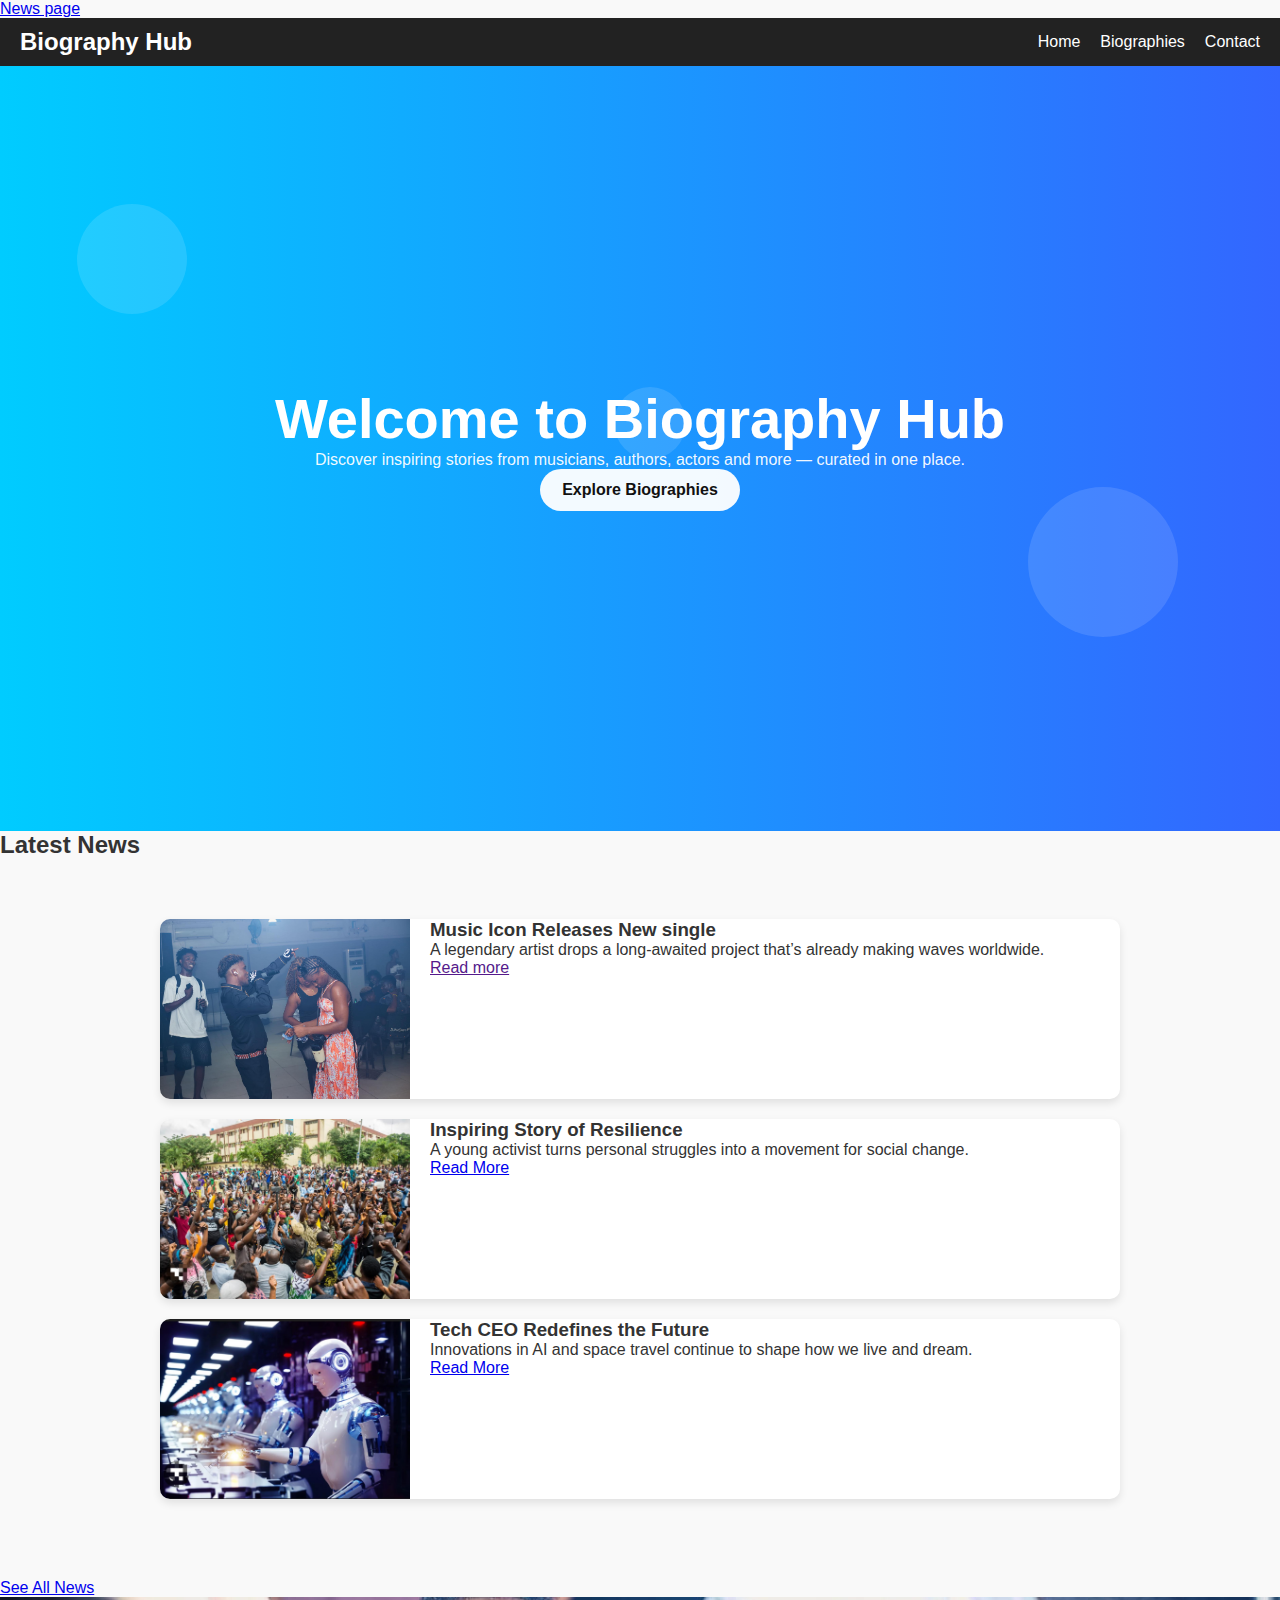
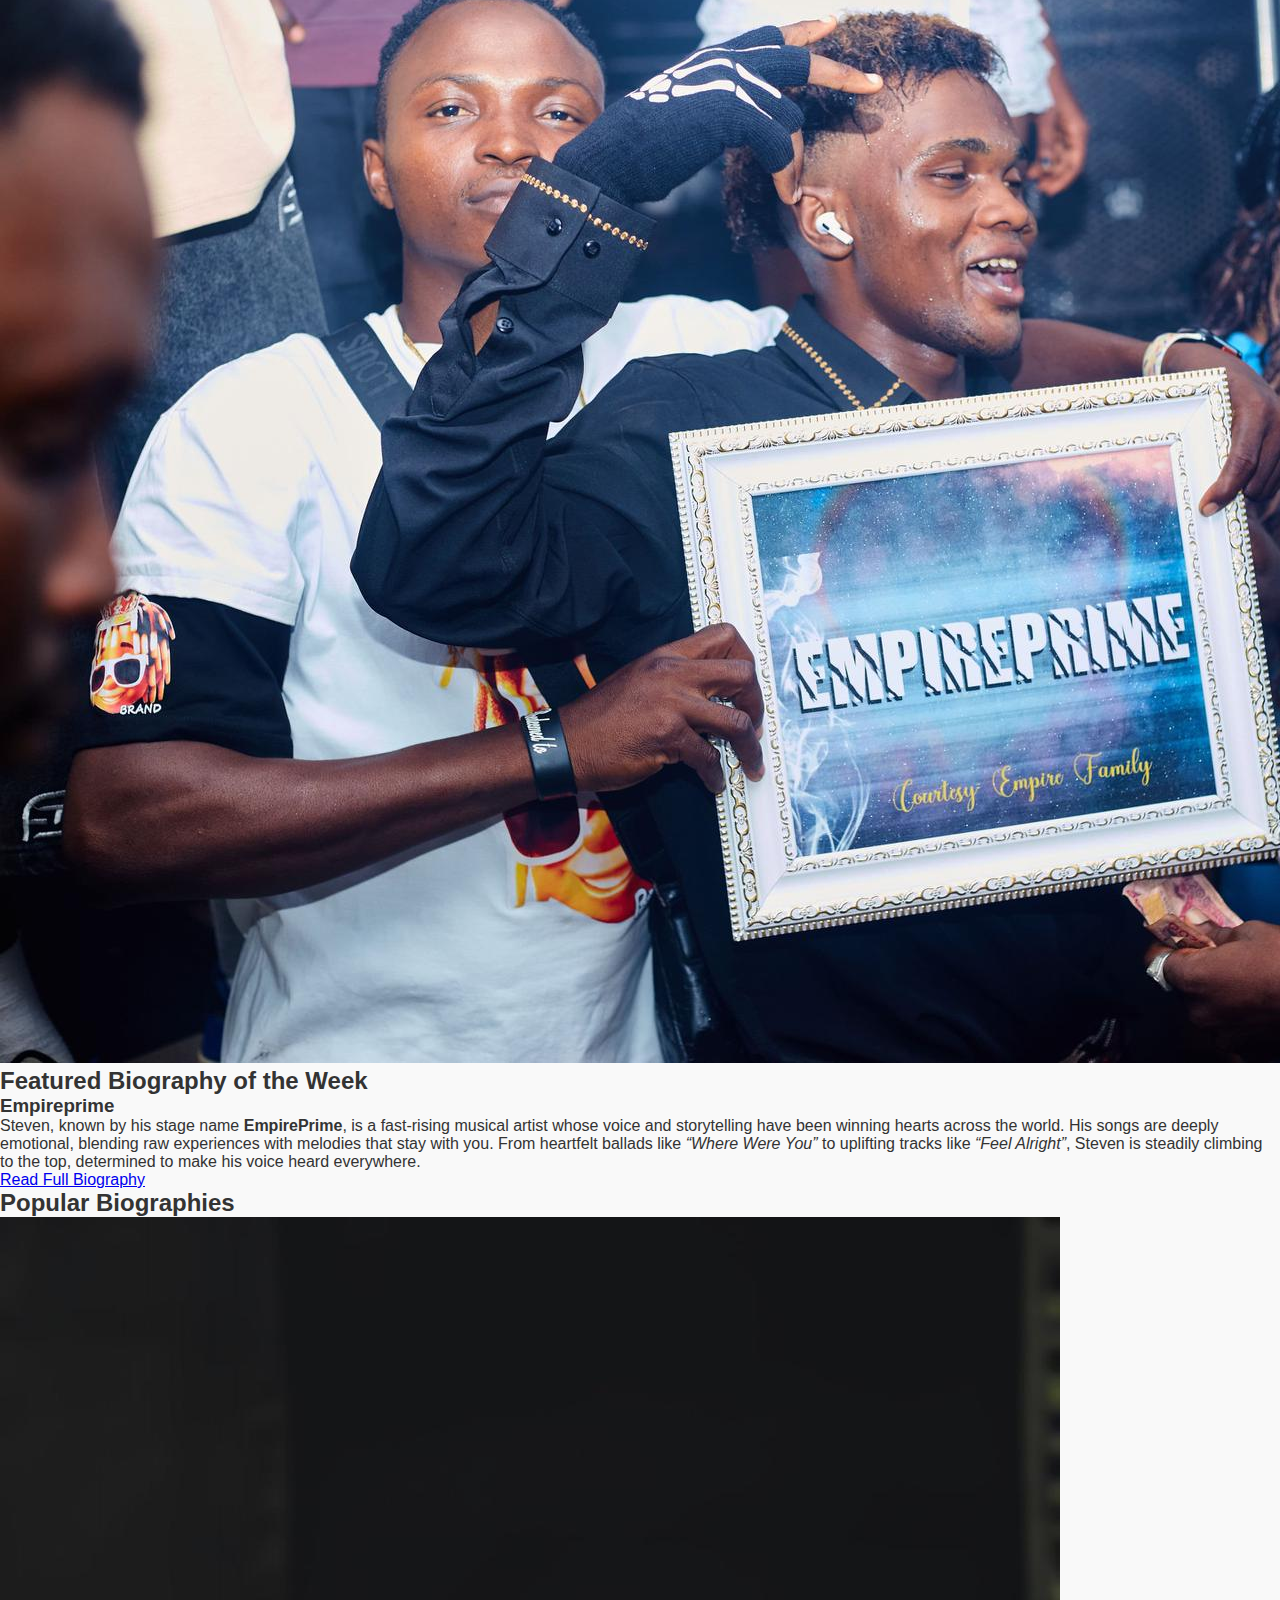
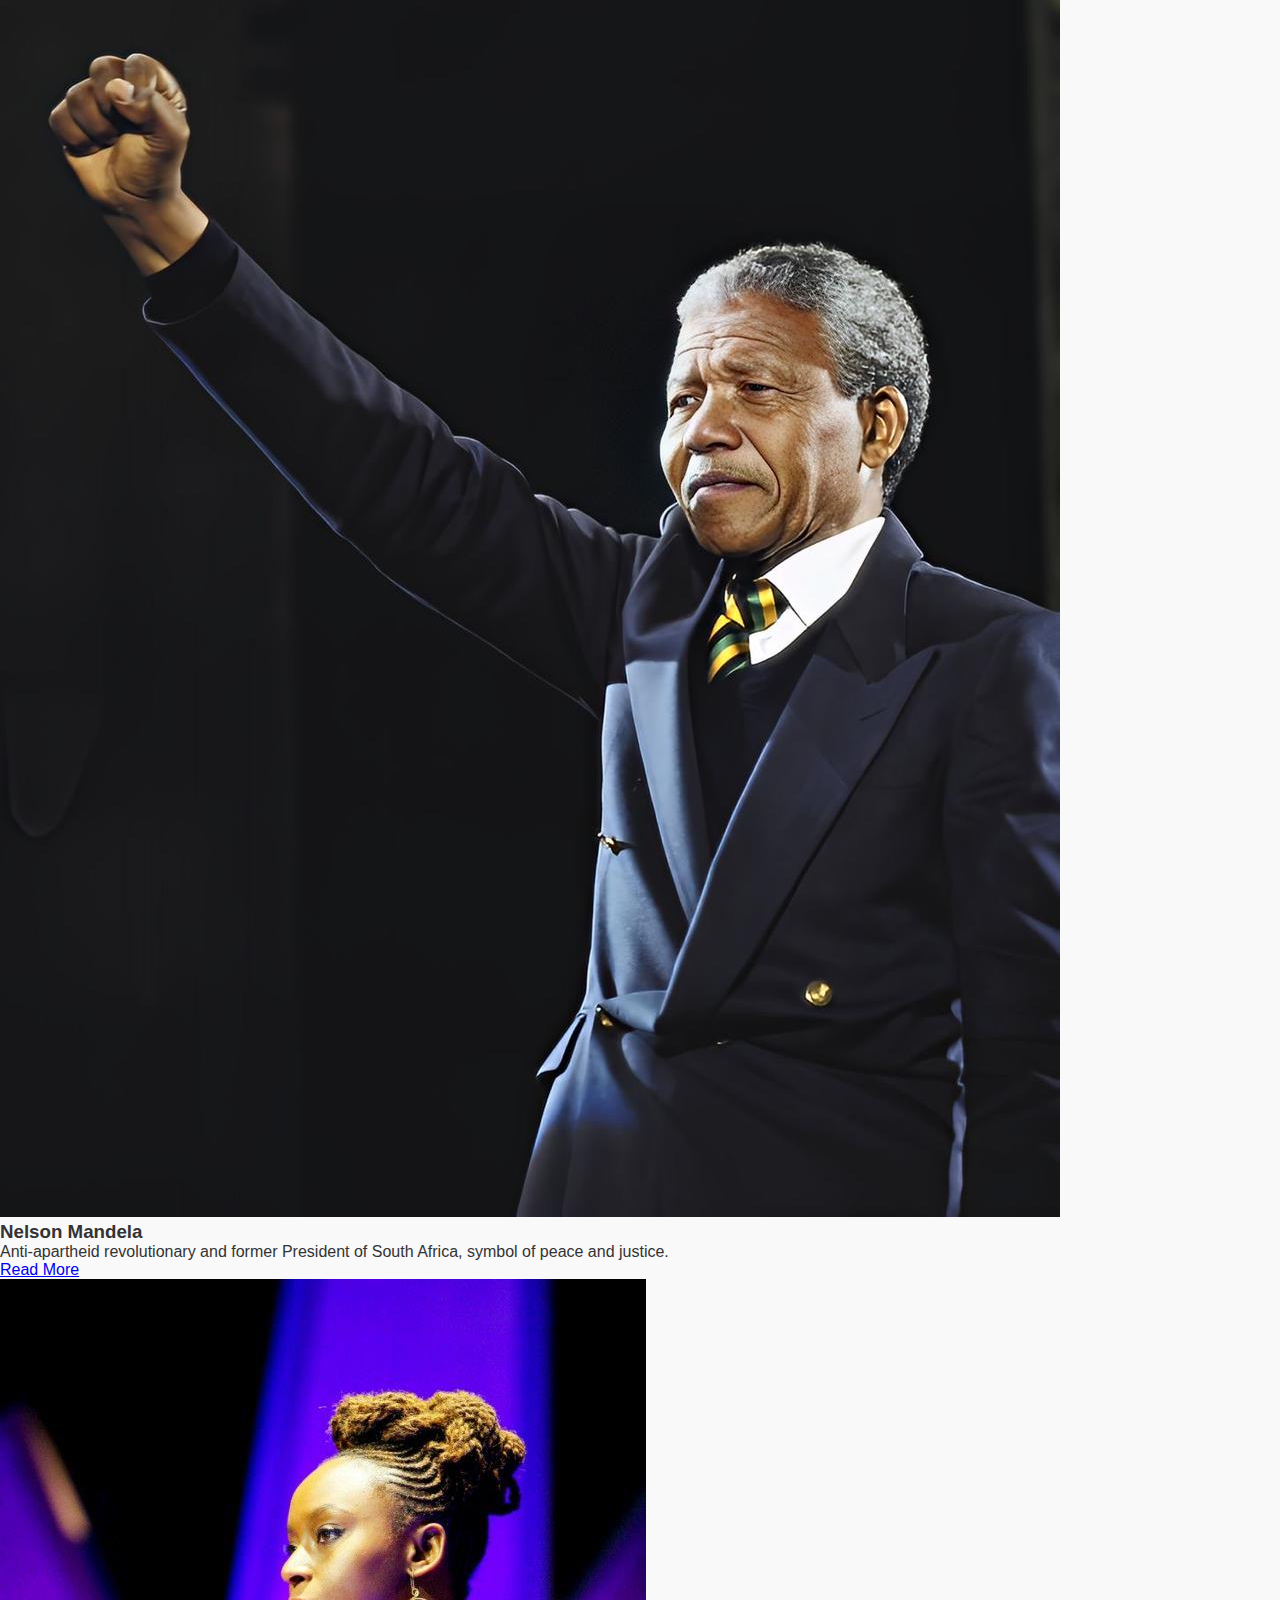
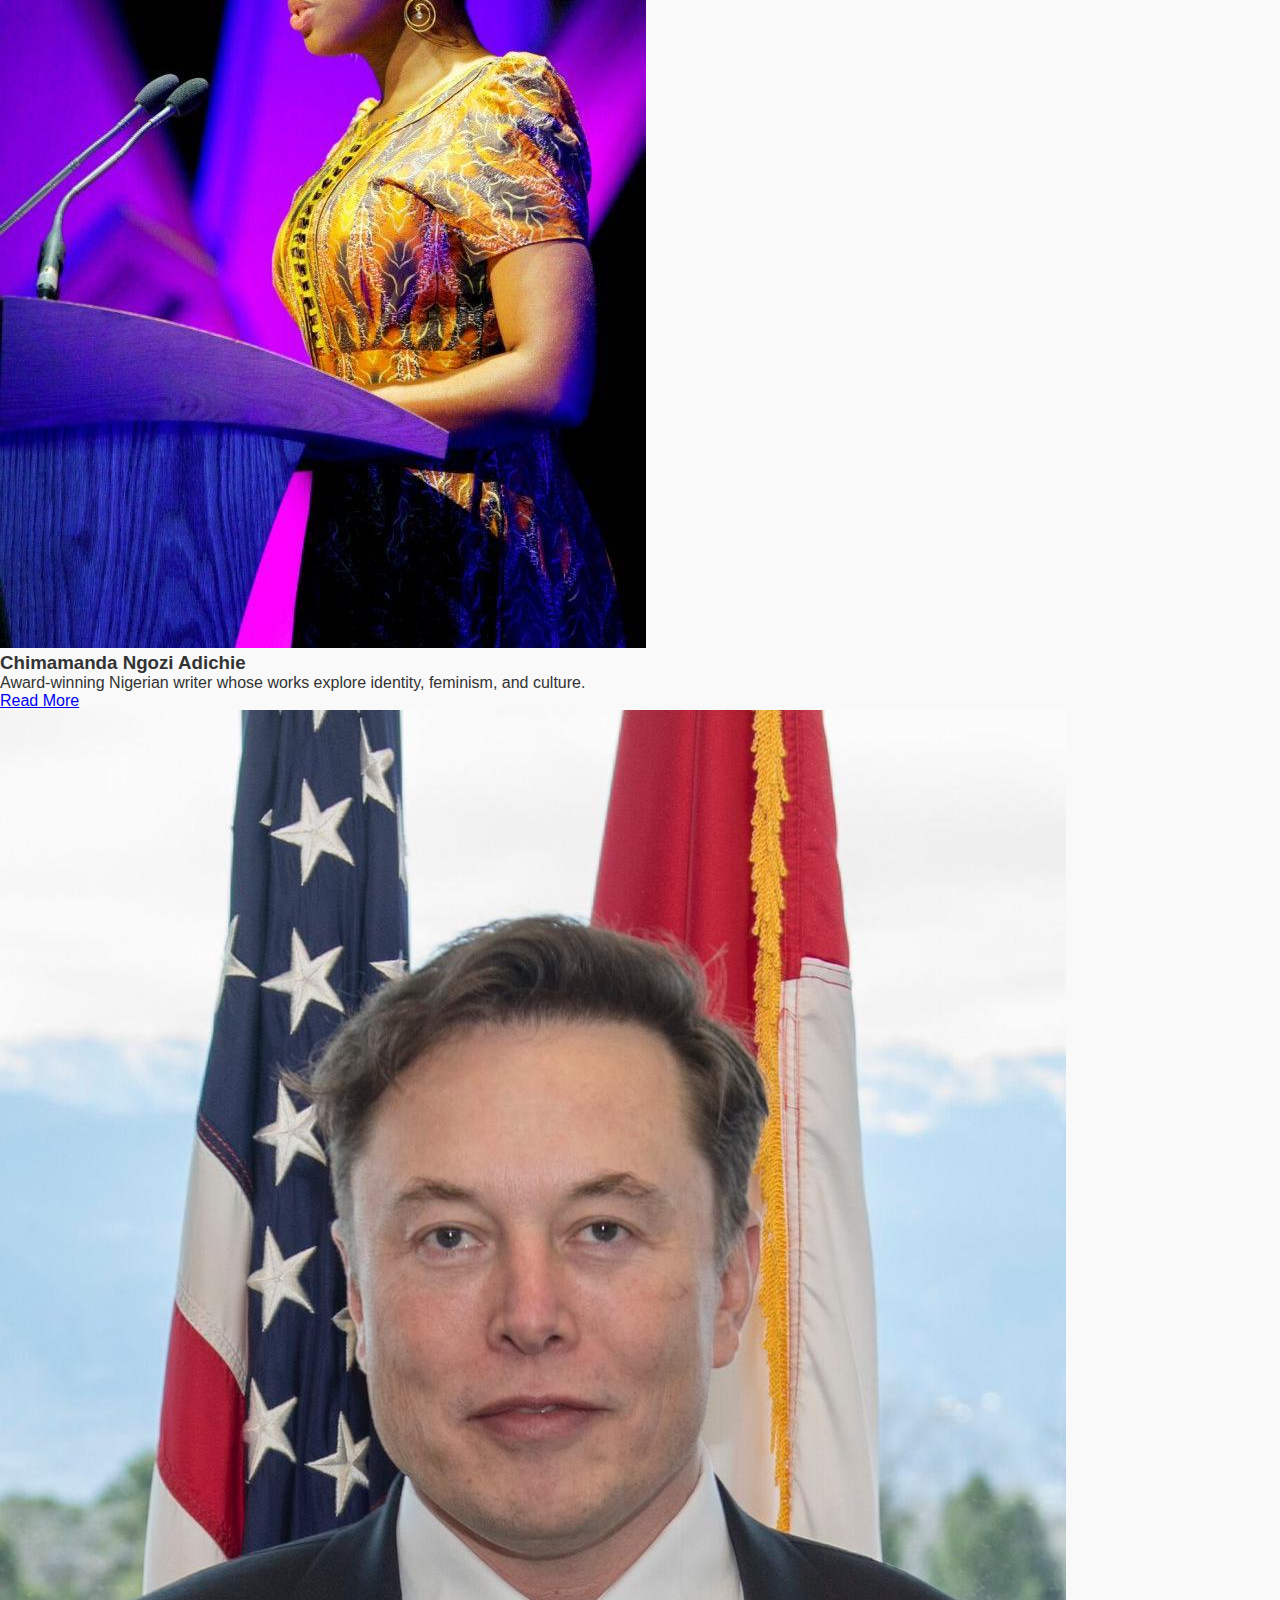
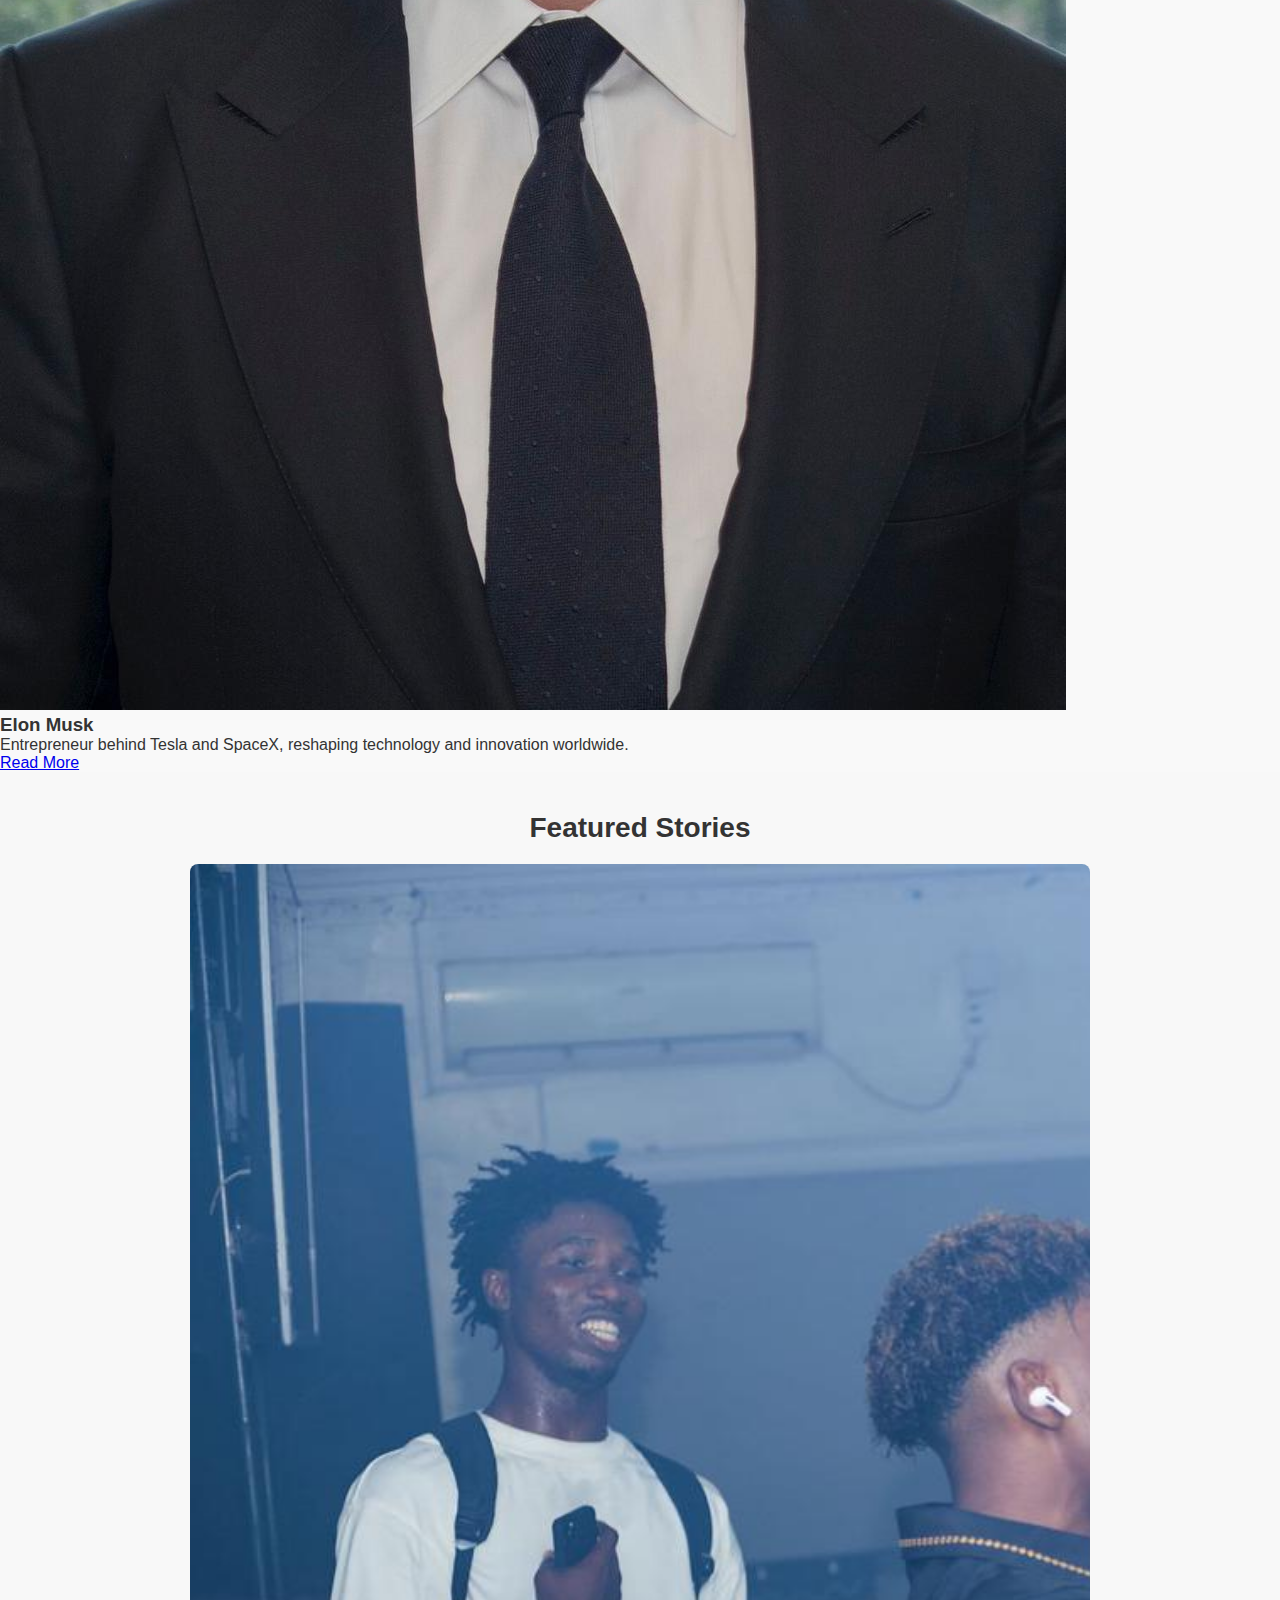
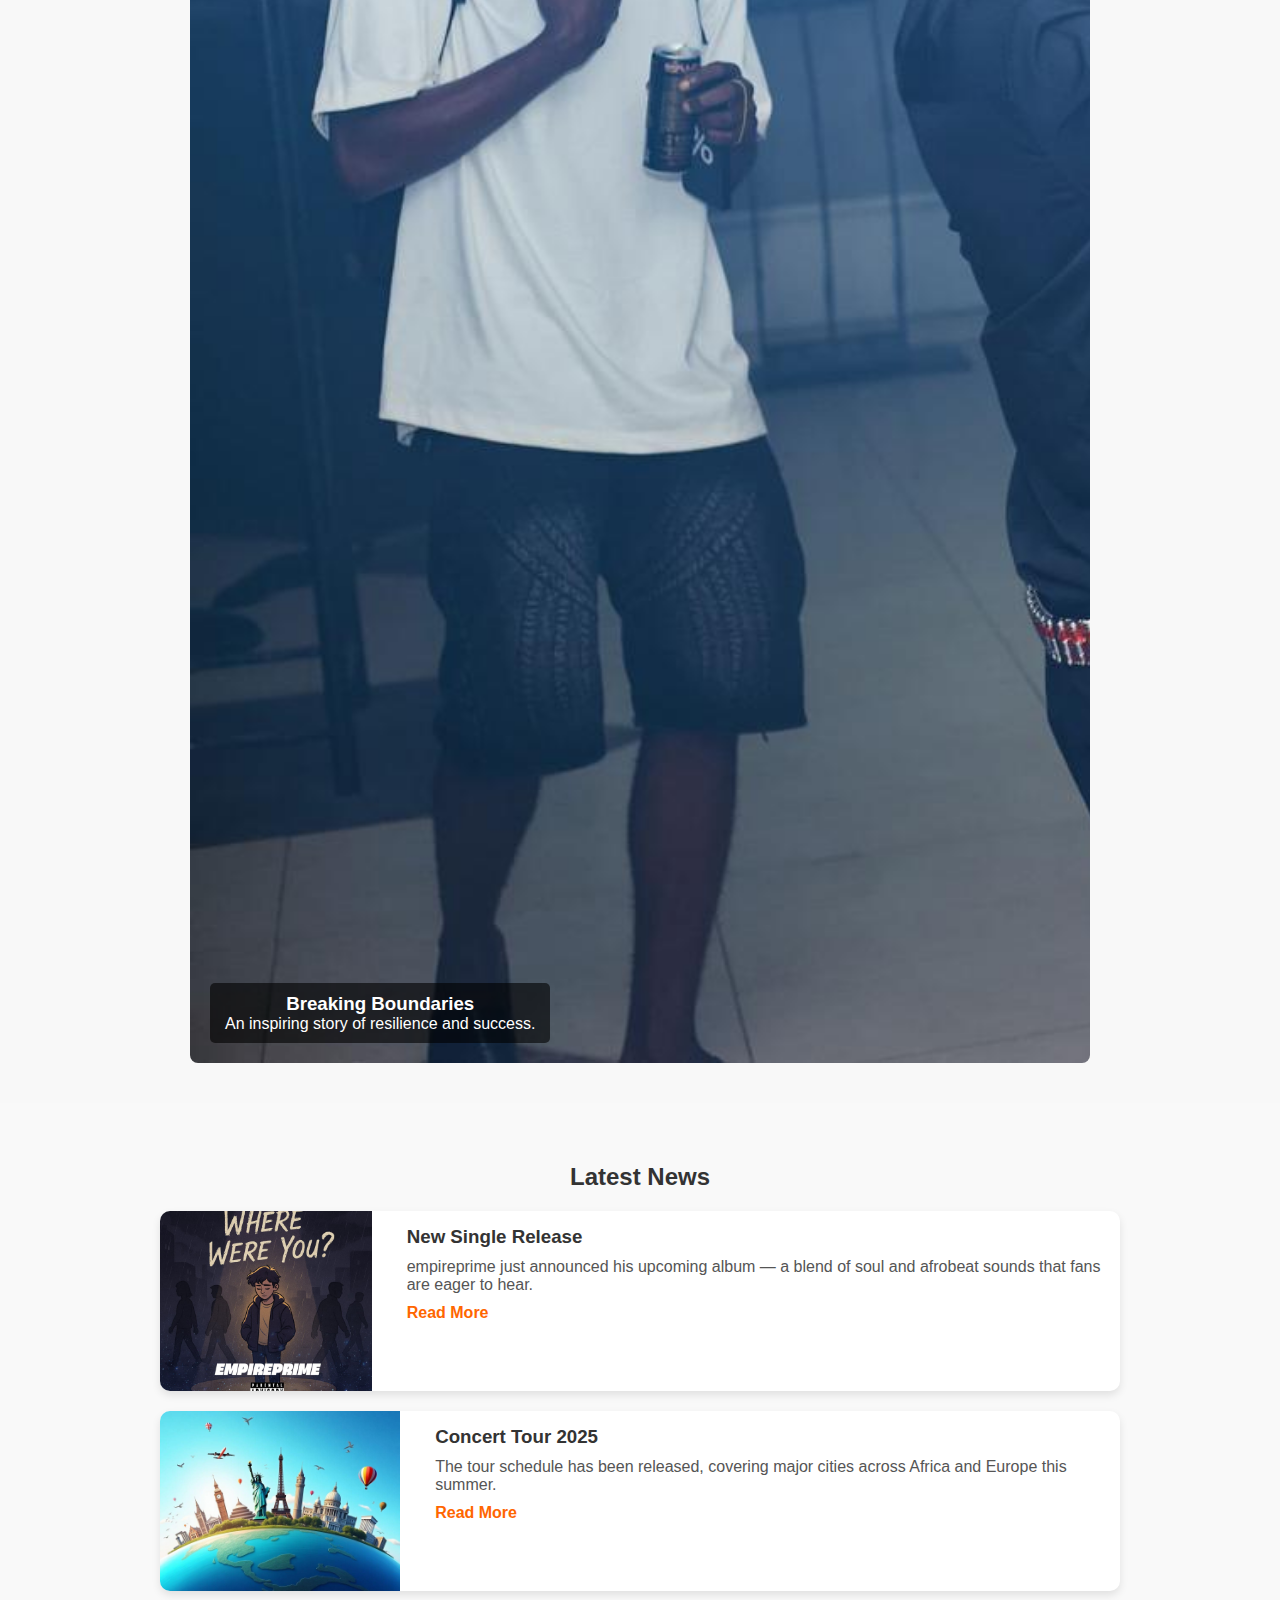
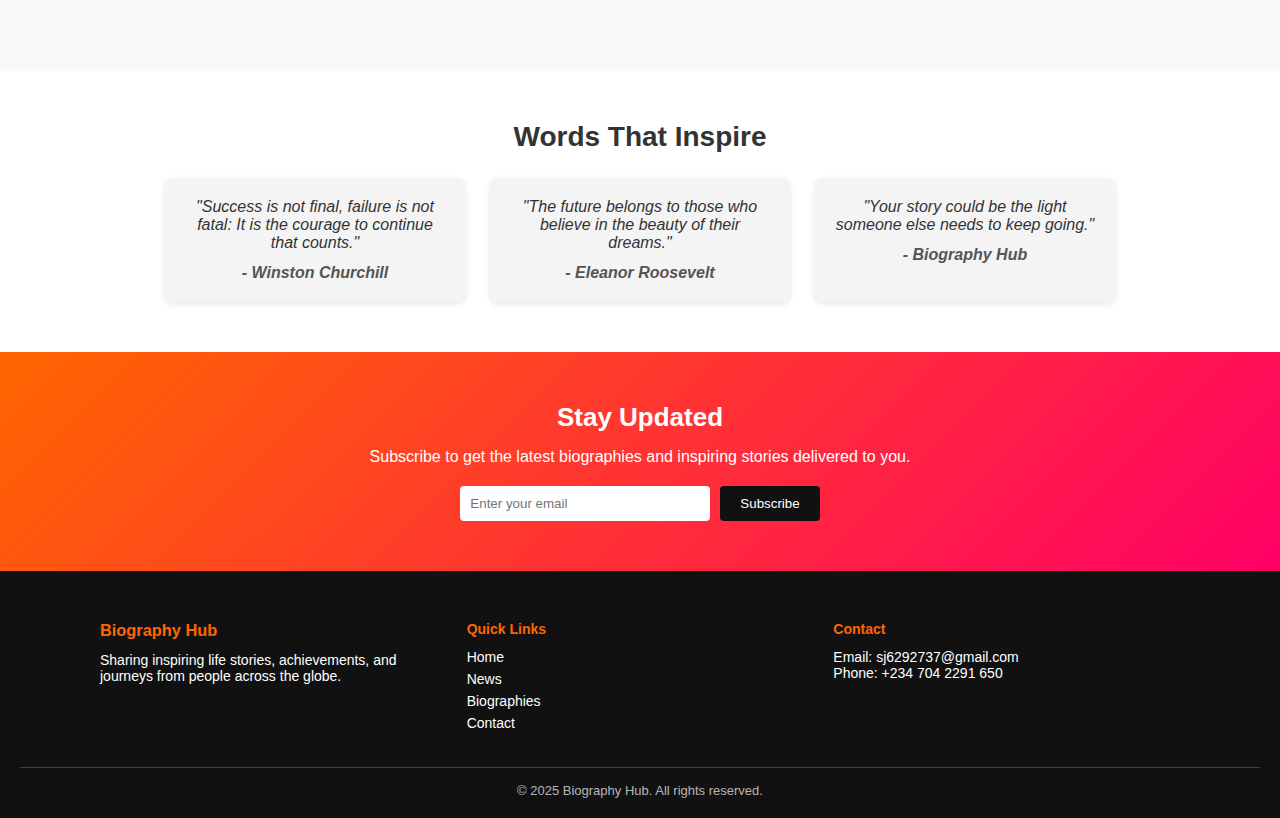
<file: index.html>
<!DOCTYPE html>
<html lang="en">
<head>
  <meta charset="UTF-8">
  <meta name="viewport" content="width=device-width, initial-scale=1.0">
  <title>Biography Hub - Home</title>
  <link rel="stylesheet" href="style.css">
  <style>
  /* INSERT HERO OVERRIDE: paste this near the end of <head> in index.html */
  .bh-hero{position:relative;height:85vh;display:flex;align-items:center;justify-content:center;text-align:center;overflow:hidden;background:linear-gradient(270deg,#ff6600,#ff0066,#6600ff,#00ccff);background-size:600% 600%;animation:bh-gradientBG 15s ease infinite;color:#fff}
  @keyframes bh-gradientBG{0%{background-position:0% 50%}50%{background-position:100% 50%}100%{background-position:0% 50%}}
  .bh-hero-content{position:relative;z-index:5;max-width:1100px;padding:0 20px}
  .bh-hero h1{font-size:clamp(28px,5vw,56px);animation:bh-flashyText 6s infinite;font-weight:700}
  @keyframes bh-flashyText{0%{color:#ff6600}25%{color:#ff0066}50%{color:#6600ff}75%{color:#00ccff}100%{color:#ff6600}}
  .bh-hero p{color:rgba(255,255,255,0.95)}
  .bh-cta{display:inline-block;padding:12px 22px;border-radius:999px;background:rgba(255,255,255,0.95);color:#111;font-weight:700;text-decoration:none}
  /* hide shapes on small screens */
  @media (max-width:768px){.bh-shape{display:none}}
</style>


</section>
</head>
<body>
  <a href="News.html">News page</a> 
  <!-- Navbar -->
  <nav class="navbar">
    <div class="logo">Biography Hub</div>
    <ul id="nav-links">
      <li><a href="index.html">Home</a></li>
      <li><a href="bio.html">Biographies</a></li>
      <li><a href="contact.html">Contact</a></li>
    </ul>
    <div class="menu-toggle" id="menu-toggle">
      <span></span>
      <span></span>
      <span></span>
    </div>
  </nav>

  <!-- Hero Section -->
 <section class="bh-hero" role="banner" aria-label="Homepage hero">
  <div class="bh-hero-content">
    <h1>Welcome to Biography Hub</h1>
    <p>Discover inspiring stories from musicians, authors, actors and more — curated in one place.</p>
    <a class="bh-cta" href="bio.html">Explore Biographies</a>
  </div>

  <div class="bh-shape" style="position:absolute;left:6%;top:18%;width:110px;height:110px;border-radius:50%;background:rgba(255,255,255,0.12);animation:bh-float1 7s ease-in-out infinite"></div>
  <div class="bh-shape" style="position:absolute;right:8%;top:55%;width:150px;height:150px;border-radius:50%;background:rgba(255,255,255,0.12);animation:bh-float2 10s ease-in-out infinite"></div>
  <div class="bh-shape" style="position:absolute;left:48%;top:42%;width:72px;height:72px;border-radius:50%;background:rgba(255,255,255,0.12);animation:bh-float3 8s ease-in-out infinite"></div>
</section>

<!-- Latest News Section -->
<section class="news-section">
  <h2>Latest News</h2>
  <div class="news-container">

    <div class="news-card">
      <img src="img/don.jpg" alt="News 1">
      <div class="news-content">
        <h3>Music Icon Releases New single</h3>
        <p>A legendary artist drops a long-awaited project that’s already making waves worldwide.</p>
         <a href="" class="btn">Read more</a>
      </div>
    </div>

    <div class="news-card">
      <img src="img/can.jpg" alt="News 2">
      <div class="news-content">
        <h3>Inspiring Story of Resilience</h3>
        <p>A young activist turns personal struggles into a movement for social change.</p>
        <a href="#">Read More</a>
      </div>
    </div>

    <div class="news-card">
      <img src="img/tech.jpg" alt="News 3">
      <div class="news-content">
        <h3>Tech CEO Redefines the Future</h3>
        <p>Innovations in AI and space travel continue to shape how we live and dream.</p>
        <a href="#">Read More</a>
      </div>
    </div>

  </div>

  <!-- See All News Button -->
  <div class="news-button">
    <a href="news.html" class="btn">See All News</a>
  </div>
</section>
</section>
<!-- Featured Biography Section -->
<section class="featured-bio">
  <div class="featured-container">
    <div class="featured-image">
      <img src="img/enp.jpg" alt="Featured Biography">
    </div>
    <div class="featured-text">
      <h2>Featured Biography of the Week</h2>
      <h3>Empireprime</h3>
      <p>
        Steven, known by his stage name <strong>EmpirePrime</strong>, is a fast-rising musical artist 
        whose voice and storytelling have been winning hearts across the world. His songs are 
        deeply emotional, blending raw experiences with melodies that stay with you. 
        From heartfelt ballads like <em>“Where Were You”</em> to uplifting tracks like 
        <em>“Feel Alright”</em>, Steven is steadily climbing to the top, determined to make his 
        voice heard everywhere.
      </p>
      <a href="steven.html" class="btn">Read Full Biography</a>
    </div>
  </div>
</section>
<!-- Celebrity Biographies Section -->
<section class="celeb-bios">
  <h2>Popular Biographies</h2>
  <div class="celeb-container">
    <div class="celeb-card">
      <img src="img/nel.jpg" alt="Nelson Mandela">
      <h3>Nelson Mandela</h3>
      <p>Anti-apartheid revolutionary and former President of South Africa, symbol of peace and justice.</p>
      <a href="mandela.html" class="btn">Read More</a>
    </div>

    <div class="celeb-card">
      <img src="img/chi.jpg" alt="Chimamanda Ngozi Adichie">
      <h3>Chimamanda Ngozi Adichie</h3>
      <p>Award-winning Nigerian writer whose works explore identity, feminism, and culture.</p>
      <a href="chimamanda.html" class="btn">Read More</a>
    </div>

    <div class="celeb-card">
      <img src="img/musk.jpg" alt="Elon Musk">
      <h3>Elon Musk</h3>
      <p>Entrepreneur behind Tesla and SpaceX, reshaping technology and innovation worldwide.</p>
      <a href="musk.html" class="btn">Read More</a>
    </div>
  </div>
</section>

<section class="featured-news">
  <h2>Featured Stories</h2>
  <div class="slider">
    <div class="slides">
      <div class="slide">
        <img src="img/soft.jpg" alt="Story 1">
        <div class="caption">
          <h3>Breaking Boundaries</h3>
          <p>An inspiring story of resilience and success.</p>
        </div>
      </div>
      <div class="slide">
        <img src="img/voice.jpg" alt="Story 2">
        <div class="caption">
          <h3>Voices That Echo</h3>
          <p>The journey of a young artist finding his place.</p>
        </div>
      </div>
      <div class="slide">
        <img src="img/dream.jpg" alt="Story 3">
        <div class="caption">
          <h3>Dreams to Reality</h3>
          <p>How visionaries change the world we live in.</p>
        </div>
      </div>
    </div>
  </div>
</section>

  <!-- News Section -->
  <section class="news-container">
  <h2>Latest News</h2>

  <div class="news-card">
    <img src="img/wwy.jpg" alt="News 1">
    <div class="news-text">
      <h3>New Single Release</h3>
      <p>empireprime just announced his upcoming album — a blend of soul and afrobeat sounds that fans are eager to hear.</p>
      <a href="#">Read More</a>
    </div>
  </div>

  <div class="news-card">
    <img src="img/tour.jpg" alt="News 2">
    <div class="news-text">
      <h3>Concert Tour 2025</h3>
      <p>The tour schedule has been released, covering major cities across Africa and Europe this summer.</p>
      <a href="#">Read More</a>
    </div>
  </div>

    <!-- Add more news items here -->
  </section>

  <script>
    // Mobile menu toggle
    const menuToggle = document.getElementById('menu-toggle');
    const navLinks = document.getElementById('nav-links');

    menuToggle.addEventListener('click', () => {
      navLinks.classList.toggle('active');
    });
  </script>
  <section class="quotes-section">
  <h2>Words That Inspire</h2>
  <div class="quotes-container">
    <div class="quote">
      <p>"Success is not final, failure is not fatal: It is the courage to continue that counts."</p>
      <span>- Winston Churchill</span>
    </div>
    <div class="quote">
      <p>"The future belongs to those who believe in the beauty of their dreams."</p>
      <span>- Eleanor Roosevelt</span>
    </div>
    <div class="quote">
      <p>"Your story could be the light someone else needs to keep going."</p>
      <span>- Biography Hub</span>
    </div>
  </div>
</section>
<section class="newsletter">
  <h2>Stay Updated</h2>
  <p>Subscribe to get the latest biographies and inspiring stories delivered to you.</p>
  <form>
    <input type="email" placeholder="Enter your email" required>
    <button type="submit">Subscribe</button>
  </form>
</section>
  <footer class="site-footer">
  <div class="footer-container">
    <div class="footer-about">
      <h3>Biography Hub</h3>
      <p>Sharing inspiring life stories, achievements, and journeys from people across the globe.</p>
    </div>

    <div class="footer-links">
      <h4>Quick Links</h4>
      <ul>
        <li><a href="index.html">Home</a></li>
        <li><a href="index.html">News</a></li>
        <li><a href="bio.html">Biographies</a></li>
        <li><a href="contact.html">Contact</a></li>
      </ul>
    </div>

    <div class="footer-contact">
      <h4>Contact</h4>
      <p>Email: sj6292737@gmail.com</p>
      <p>Phone: +234 704 2291 650</p>
    </div>
  </div>

  <div class="footer-bottom">
    <p>&copy; 2025 Biography Hub. All rights reserved.</p>
  </div>
</footer>
</body>
</html>
</file>
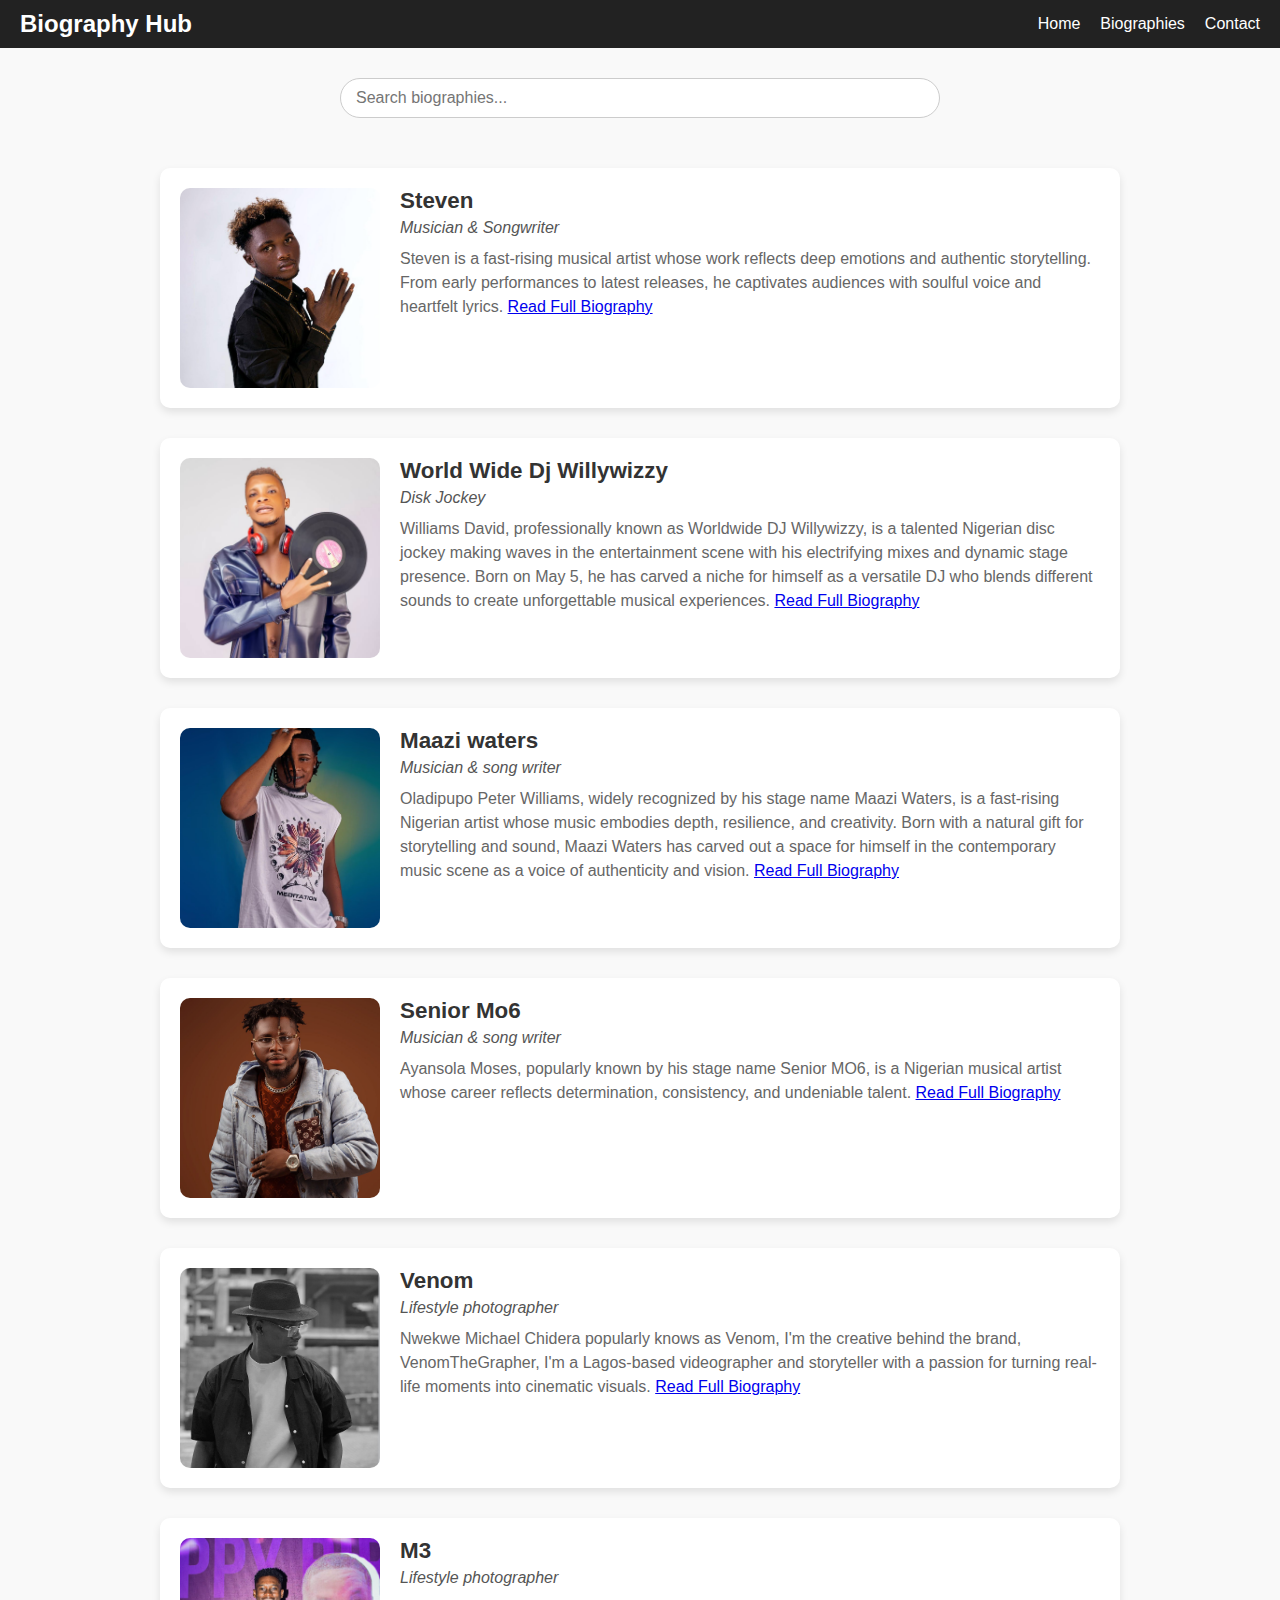
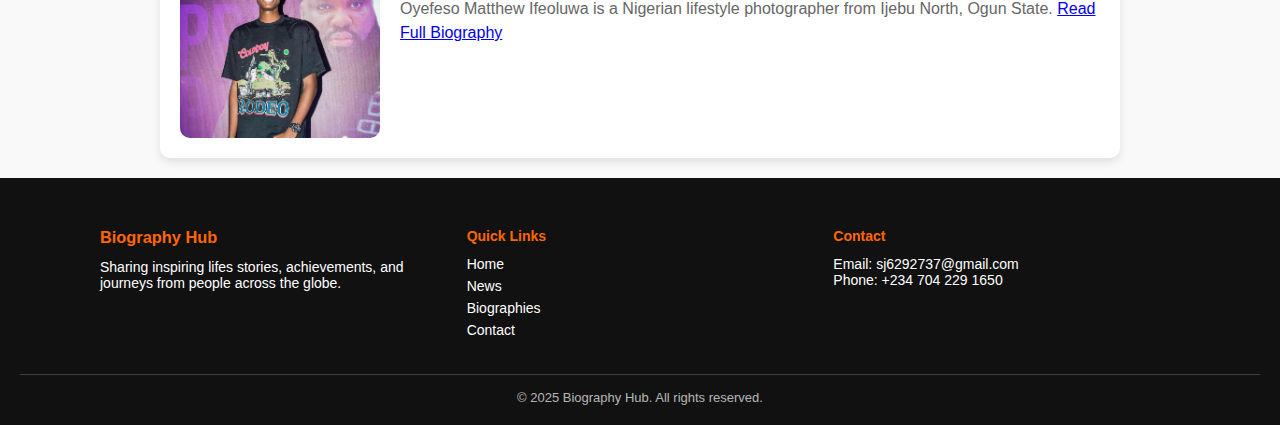
<file: bio.html>
<!DOCTYPE html>
<html lang="en">
<head>
<meta charset="UTF-8">
<meta name="viewport" content="width=device-width, initial-scale=1.0">
<title>Biography Hub - Biographies</title>
<link rel="stylesheet" href="bio-style.css">
</head>
<body>

<!-- Navbar -->
<nav class="navbar">
  <div class="logo">Biography Hub</div>
  <ul class="nav-links">
    <li><a href="index.html">Home</a></li>
    <li><a href="bio.html">Biographies</a></li>
    <li><a href="contact.html">Contact</a></li>
  </ul>
</nav>

<!-- Search Bar -->
<div class="search-container">
  <input type="text" placeholder="Search biographies...">
</div>

<!-- Biography Cards -->
<section class="bio-container">

  <div class="bio-card">
    <img src="img/empire.jpg" alt="Steven">
    <div class="bio-text-wrapper">
      <h3>Steven</h3>
      <p class="tagline">Musician & Songwriter</p>
      <p class="bio-text">
        Steven is a fast-rising musical artist whose work reflects deep emotions and authentic storytelling. 
        From early performances to latest releases, he captivates audiences with soulful voice and heartfelt lyrics.
		<a href="steven.html" class="btn">Read Full Biography</a>
    
      </p>
      </p>
    </div>
  </div>

  <div class="bio-card">
    <img src="img/willy.jpg" alt="Artist 1">
    <div class="bio-text-wrapper">
      <h3>World Wide Dj Willywizzy</h3>
      <p class="tagline">Disk Jockey</p>
      <p class="bio-text">
        Williams David, professionally known as Worldwide DJ Willywizzy, is a talented Nigerian disc jockey making waves in the entertainment scene with his electrifying mixes and dynamic stage presence. Born on May 5, he has carved a niche for himself as a versatile DJ who blends different sounds to create unforgettable musical experiences.

       <a href="wizzy.html" class="btn">Read Full Biography</a>
      </p>
    </div>
  </div>

  <div class="bio-card">
    <img src="img/maazi.jpg" alt="Actor 1">
    <div class="bio-text-wrapper">
      <h3>Maazi waters</h3>
      <p class="tagline">Musician & song writer</p>
      <p class="bio-text">
        Oladipupo Peter Williams, widely recognized by his stage name Maazi Waters, is a fast-rising Nigerian artist whose music embodies depth, resilience, and creativity. Born with a natural gift for storytelling and sound, Maazi Waters has carved out a space for himself in the contemporary music scene as a voice of authenticity and vision.
		
		<a href="maazi.html" class="btn">Read Full Biography</a>
      </p>
    </div>
  </div>

  <div class="bio-card">
    <img src="img/mo6.jpg" alt="Writer 1">
    <div class="bio-text-wrapper">
      <h3>Senior Mo6</h3>
      <p class="tagline">Musician & song writer</p>
      <p class="bio-text">
       Ayansola Moses, popularly known by his stage name Senior MO6, is a Nigerian musical artist whose career reflects determination, consistency, and undeniable talent.
	   
	   <a href="mo6.html" class="btn">Read Full Biography</a>
      </p>
    </div>
  </div>
   <div class="bio-card">
    <img src="img/venom.jpg" alt="Writer 1">
    <div class="bio-text-wrapper">
      <h3>Venom</h3>
      <p class="tagline">Lifestyle photographer</p>
      <p class="bio-text">
        Nwekwe Michael Chidera popularly knows as Venom, I'm the creative behind the brand, VenomTheGrapher, I'm a Lagos-based videographer and storyteller with a passion for turning real-life moments into cinematic visuals.
		
		<a href="venom.html" class="btn">Read Full Biography</a>
      </p>
    </div>
  </div>

   <div>
	   <div class="bio-card">
			<img src="img/m3.jpg" alt="Writer 1">
			<div class="bio-text-wrapper">
		  <h3>M3</h3>
		 <p class="tagline">Lifestyle photographer</p>
		  <p class="bio-text">
			Oyefeso Matthew Ifeoluwa is a Nigerian lifestyle photographer from Ijebu North, Ogun State.
			
			<a href="m3.html" class="btn">Read Full Biography</a>
		 </p>
		</div>
   </div>
</section>
 <footer class="site-footer">
  <div class="footer-container">
    <div class="footer-about">
      <h3>Biography Hub</h3>
      <p>Sharing inspiring lifes stories, achievements, and journeys from people across the globe.</p>
    </div>

    <div class="footer-links">
      <h4>Quick Links</h4>
      <ul>
        <li><a href="index.html">Home</a></li>
        <li><a href="index.html">News</a></li>
        <li><a href="bio.html">Biographies</a></li>
        <li><a href="contact.html">Contact</a></li>
      </ul>
    </div>

<div class="footer-contact">
        <h4>Contact</h4>
        <p>Email: sj6292737@gmail.com</p>
        <p>Phone: +234 704 229 1650</p>
      </div>
    </div>

    <div class="footer-bottom">
      <p>&copy; 2025 Biography Hub. All rights reserved.</p>
    </div>
  </footer>

</body>
</html>
</file>
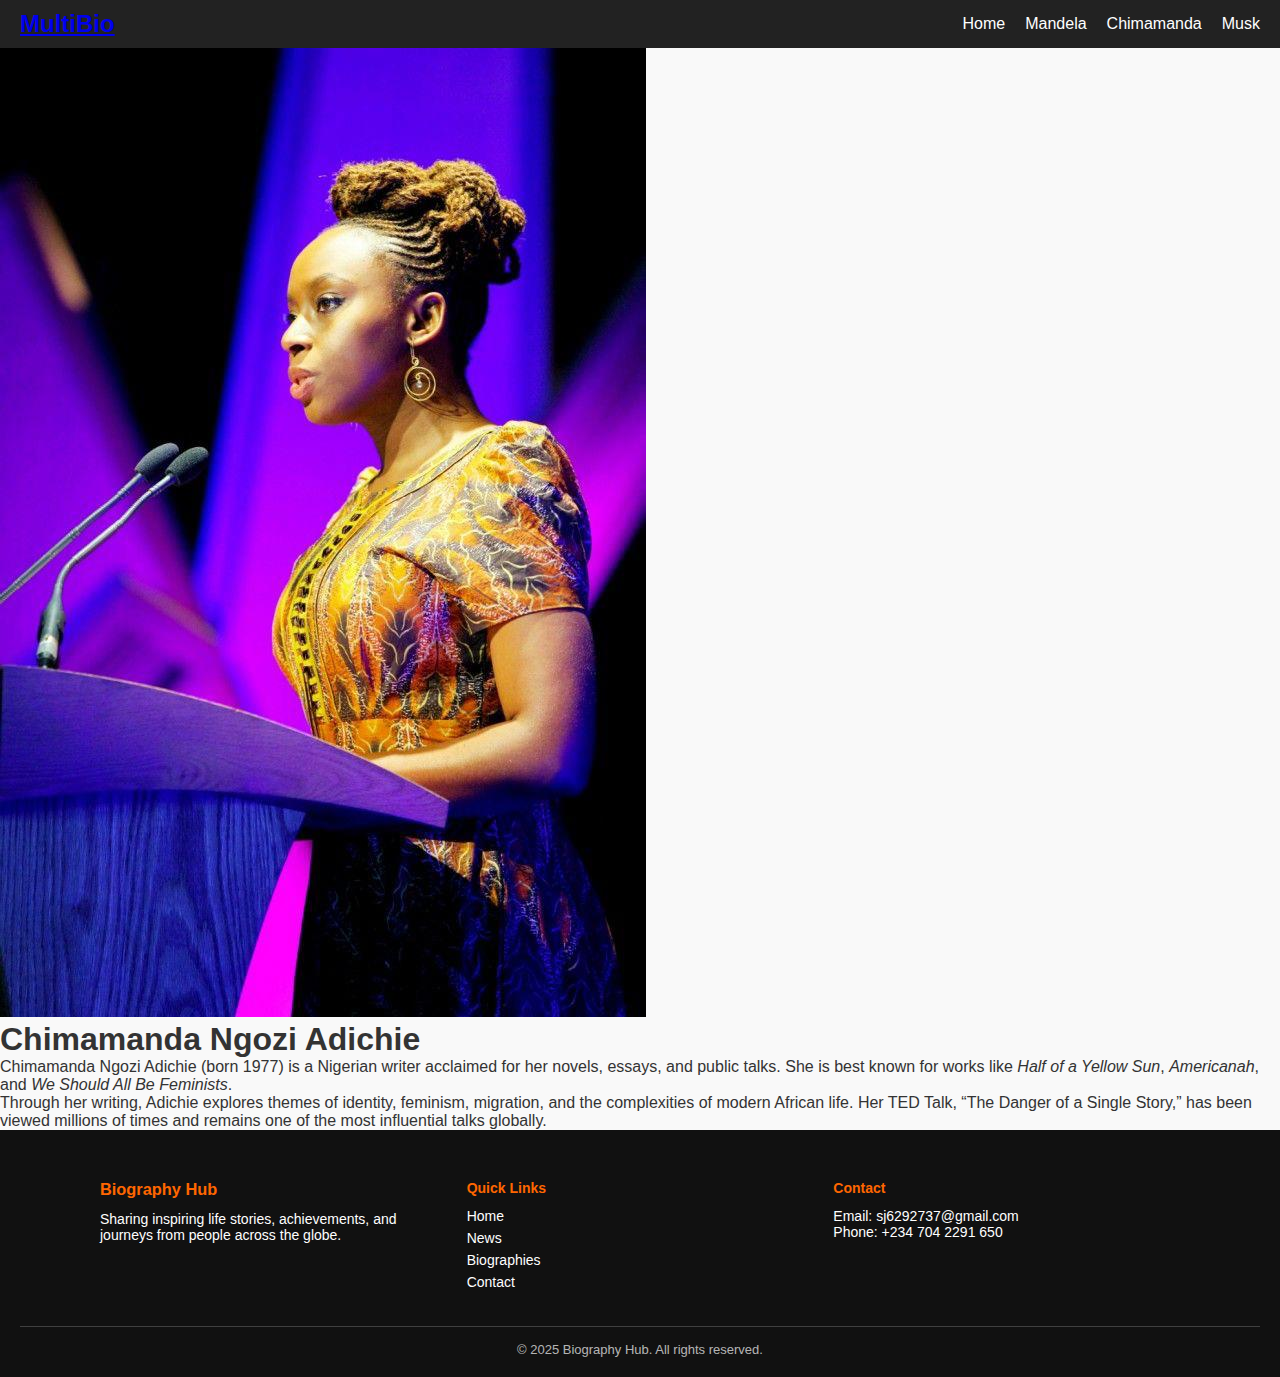
<file: chimamanda.html>
<!DOCTYPE html>
<html lang="en">
<head>
  <meta charset="UTF-8">
  <meta name="viewport" content="width=device-width, initial-scale=1.0">
  <title>Chimamanda Ngozi Adichie - Biography</title>
  <link rel="stylesheet" href="style.css">
</head>
<body>
  <!-- Navbar -->
  <header>
    <nav class="navbar">
      <div class="logo"><a href="index.html">MultiBio</a></div>
      <ul class="nav-links">
        <li><a href="index.html">Home</a></li>
        <li><a href="mandela.html">Mandela</a></li>
        <li><a href="chimamanda.html" class="active">Chimamanda</a></li>
        <li><a href="musk.html">Musk</a></li>
      </ul>
    </nav>
  </header>

  <!-- Biography Section -->
  <section class="bio-section">
    <div class="bio-container">
      <img src="img/chi.jpg" alt="Chimamanda Ngozi Adichie">
      <div class="bio-text">
        <h1>Chimamanda Ngozi Adichie</h1>
        <p>
          Chimamanda Ngozi Adichie (born 1977) is a Nigerian writer acclaimed for her novels, essays, 
          and public talks. She is best known for works like <em>Half of a Yellow Sun</em>, 
          <em>Americanah</em>, and <em>We Should All Be Feminists</em>.
        </p>
        <p>
          Through her writing, Adichie explores themes of identity, feminism, migration, 
          and the complexities of modern African life. Her TED Talk, “The Danger of a Single Story,” 
          has been viewed millions of times and remains one of the most influential talks globally.
        </p>
      </div>
    </div>
  </section>

    <!-- Footer -->
  <footer class="site-footer">
  <div class="footer-container">
    <div class="footer-about">
      <h3>Biography Hub</h3>
      <p>Sharing inspiring life stories, achievements, and journeys from people across the globe.</p>
    </div>

    <div class="footer-links">
      <h4>Quick Links</h4>
      <ul>
        <li><a href="index.html">Home</a></li>
        <li><a href="index.html">News</a></li>
        <li><a href="bio.html">Biographies</a></li>
        <li><a href="contact.html">Contact</a></li>
      </ul>
    </div>

    <div class="footer-contact">
      <h4>Contact</h4>
      <p>Email: sj6292737@gmail.com</p>
      <p>Phone: +234 704 2291 650</p>
    </div>
  </div>

  <div class="footer-bottom">
    <p>&copy; 2025 Biography Hub. All rights reserved.</p>
  </div>
</footer>
</body>
</html>
</file>
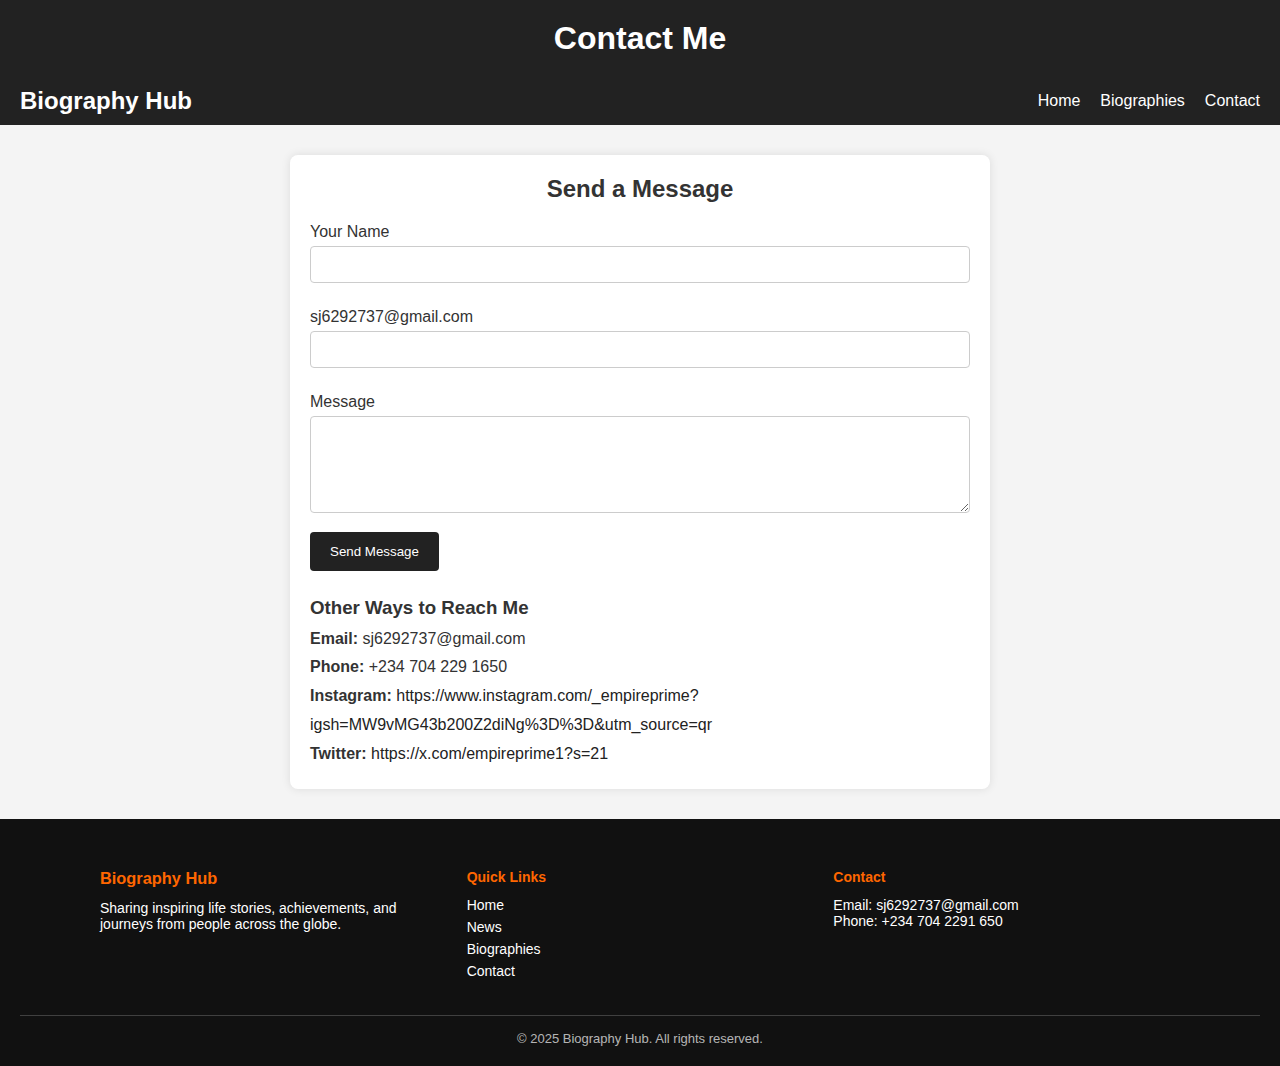
<file: contact.html>
<!DOCTYPE html>
<html lang="en">
<head>
  <meta charset="UTF-8">
  <meta name="viewport" content="width=device-width, initial-scale=1.0">
  <title>Contact</title>
  <link rel="stylesheet" href="style.css">
  <style>
    body {
      font-family: Arial, sans-serif;
      margin: 0;
      padding: 0;
      background: #f4f4f4;
    }
    header {
      background: #222;
      color: #fff;
      padding: 20px;
      text-align: center;
    }
    section {
      max-width: 700px;
      margin: 30px auto;
      background: #fff;
      padding: 20px;
      border-radius: 8px;
      box-shadow: 0 0 10px rgba(0,0,0,0.1);
    }
    h2 {
      text-align: center;
      margin-bottom: 20px;
    }
    form label {
      display: block;
      margin: 10px 0 5px;
    }
    form input, form textarea {
      width: 100%;
      padding: 10px;
      margin-bottom: 15px;
      border: 1px solid #ccc;
      border-radius: 4px;
    }
    form button {
      display: inline-block;
      background: #222;
      color: #fff;
      border: none;
      padding: 12px 20px;
      border-radius: 4px;
      cursor: pointer;
    }
    form button:hover {
      background: #444;
    }
    .info {
      margin-top: 20px;
      line-height: 1.8;
    }
    .info a {
      color: #222;
      text-decoration: none;
    }
  </style>
</head>
<body>
  <header>
    <h1>Contact Me</h1>
  </header>
  
  <!-- Navbar -->
<nav class="navbar">
  <div class="logo">Biography Hub</div>
  <ul class="nav-links">
    <li><a href="index.html">Home</a></li>
    <li><a href="bio.html">Biographies</a></li>
    <li><a href="contact.html">Contact</a></li>
  </ul>
</nav>

  <section>
    <h2>Send a Message</h2>
    <form action="sj6292737@gmail.com" method="post" enctype="text/plain">
      <label for="name">Your Name</label>
      <input type="text" id="name" name="name" required>

      <label for="email">sj6292737@gmail.com</label>
      <input type="email" id="email" name="email" required>

      <label for="message">Message</label>
      <textarea id="message" name="message" rows="5" required></textarea>

      <button type="submit">Send Message</button>
    </form>

    <div class="info">
      <h3>Other Ways to Reach Me</h3>
      <p><strong>Email:</strong> sj6292737@gmail.com</p>
      <p><strong>Phone:</strong> +234 704 229 1650</p>
      <p><strong>Instagram:</strong> <a href="https://instagram.com/yourhandle" target="_blank">https://www.instagram.com/_empireprime?igsh=MW9vMG43b200Z2diNg%3D%3D&utm_source=qr</a></p>
      <p><strong>Twitter:</strong> <a href="https://twitter.com/yourhandle" target="_blank">https://x.com/empireprime1?s=21</a></p>
    </div>
  </section>
  <footer class="site-footer">
  <div class="footer-container">
    <div class="footer-about">
      <h3>Biography Hub</h3>
      <p>Sharing inspiring life stories, achievements, and journeys from people across the globe.</p>
    </div>

    <div class="footer-links">
      <h4>Quick Links</h4>
      <ul>
        <li><a href="index.html">Home</a></li>
        <li><a href="news.html">News</a></li>
        <li><a href="bio.html">Biographies</a></li>
        <li><a href="contact.html">Contact</a></li>
      </ul>
    </div>

    <div class="footer-contact">
      <h4>Contact</h4>
      <p>Email: sj6292737@gmail.com</p>
      <p>Phone: +234 704 2291 650</p>
    </div>
  </div>

  <div class="footer-bottom">
    <p>&copy; 2025 Biography Hub. All rights reserved.</p>
  </div>
</footer>
</body>
</html>
</file>
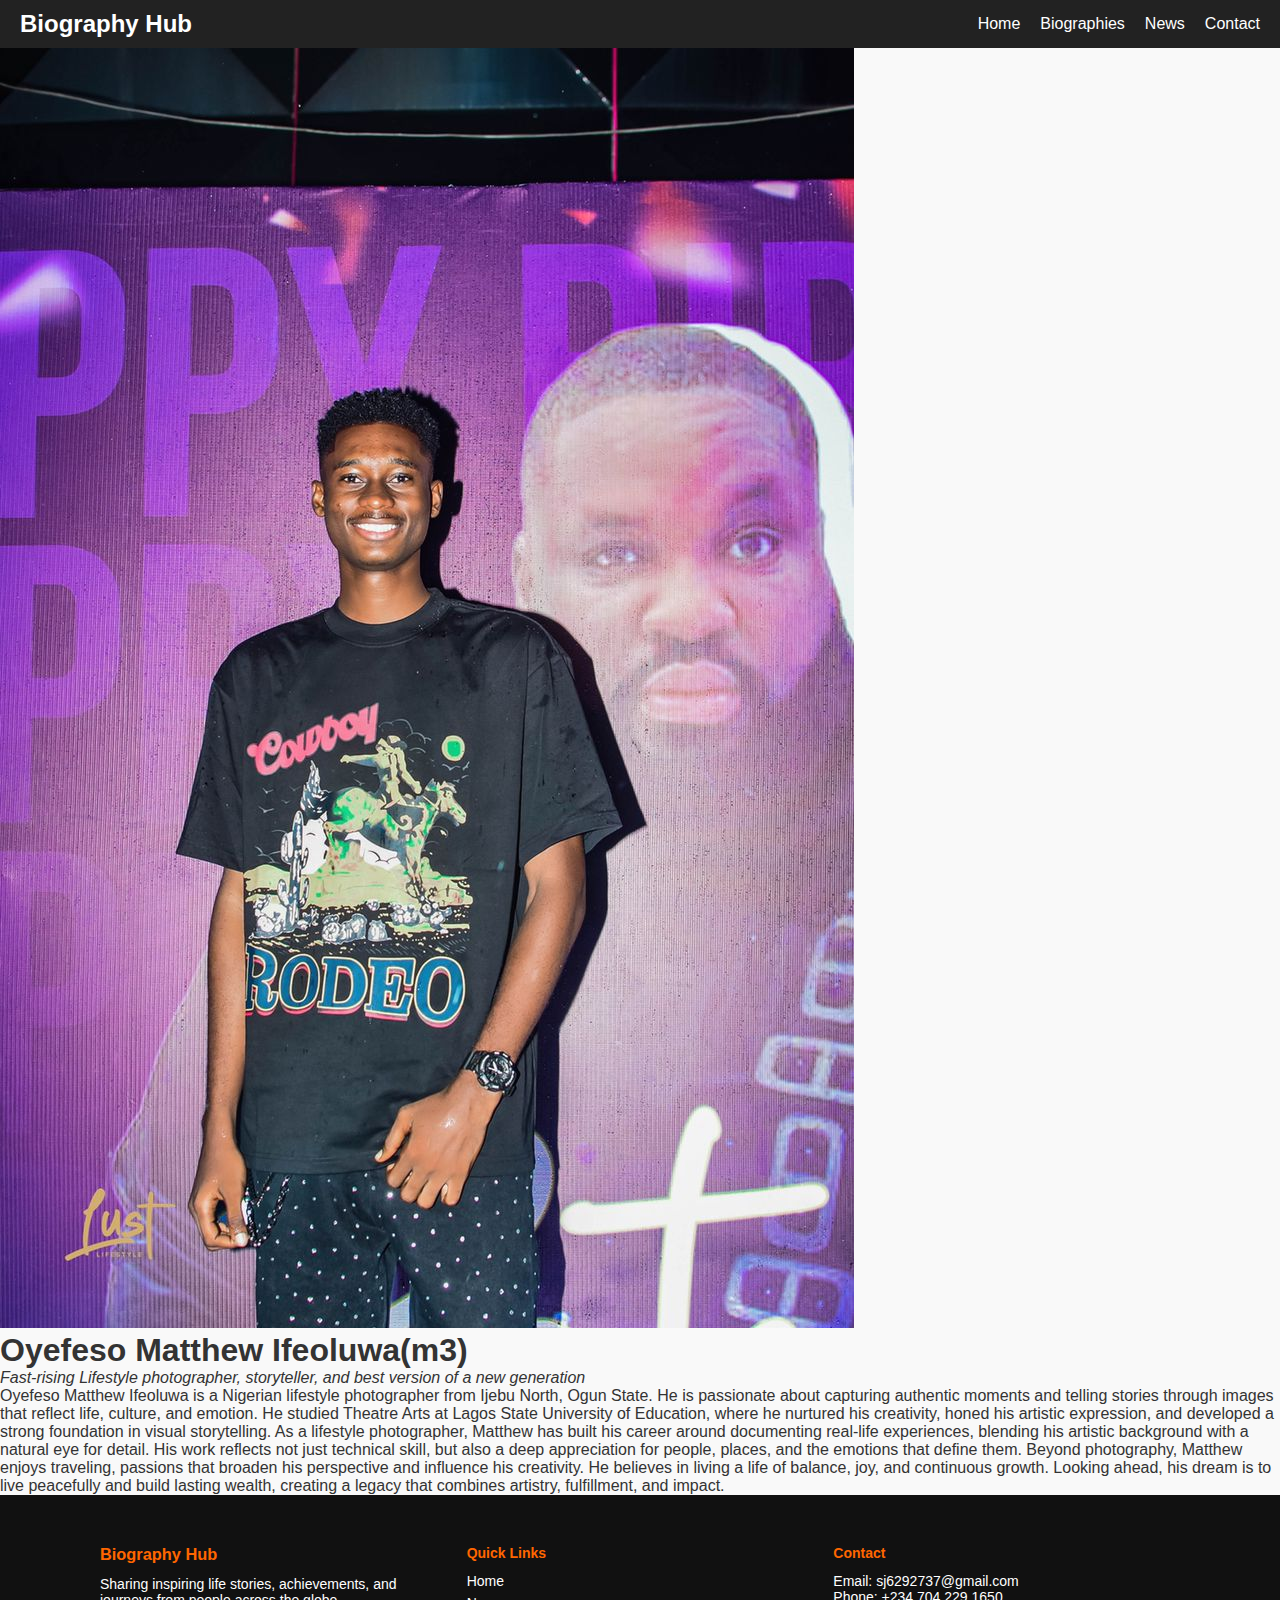
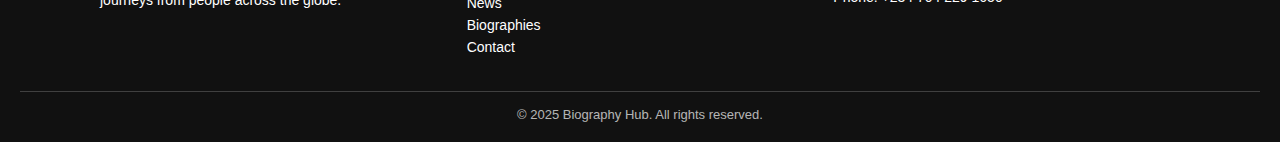
<file: m3.html>
<!DOCTYPE html>
<html lang="en">
	<head>
	  <meta charset="UTF-8">
	  <meta name="viewport" content="width=device-width, initial-scale=1.0">
	  <title>M3 - Biography</title>
	  <link rel="stylesheet" href="style.css">
	</head>
	<body>

	  <!-- Navbar -->
	  <nav class="navbar">
		<div class="logo">Biography Hub</div>
		<ul class="nav-links">
		  <li><a href="index.html">Home</a></li>
		  <li><a href="bio.html">Biographies</a></li>
		  <li><a href="html.html">News</a></li>
		  <li><a href="contact.html">Contact</a></li>
		</ul>
	  </nav>

	  <!-- Steven Biography -->
	  <section class="bio-detail">
		<div class="bio-header">
		  <img src="img/m3.jpg" alt="Steven (EmpirePrime)">
		  <h1>Oyefeso Matthew Ifeoluwa(m3)</h1>
		  <p><em>Fast-rising Lifestyle photographer, storyteller, and best version of a new generation</em></p>
		</div>

		<div class="bio-content">
		  <p>
			Oyefeso Matthew Ifeoluwa is a Nigerian lifestyle photographer from Ijebu North, Ogun State. He is passionate about capturing authentic moments and telling stories through images that reflect life, culture, and emotion.

	He studied Theatre Arts at Lagos State University of Education, where he nurtured his creativity, honed his artistic expression, and developed a strong foundation in visual storytelling.

	As a lifestyle photographer, Matthew has built his career around documenting real-life experiences, blending his artistic background with a natural eye for detail. His work reflects not just technical skill, but also a deep appreciation for people, places, and the emotions that define them.

	Beyond photography, Matthew enjoys traveling, passions that broaden his perspective and influence his creativity. He believes in living a life of balance, joy, and continuous growth.

	Looking ahead, his dream is to live peacefully and build lasting wealth, creating a legacy that combines artistry, fulfillment, and impact.
		  </p>
		</div>
	  </section>

	  <!-- Footer -->
	  <footer class="site-footer">
		<div class="footer-container">
		  <div class="footer-about">
			<h3>Biography Hub</h3>
			<p>Sharing inspiring life stories, achievements, and journeys from people across the globe.</p>
		  </div>

		  <div class="footer-links">
			<h4>Quick Links</h4>
			<ul>
			  <li><a href="index.html">Home</a></li>
			  <li><a href="index.html">News</a></li>
			  <li><li><a href="bio.html">Biographies</a></li>
			  <li><a href="contact.html">Contact</a></li>
			</ul>
		  </div>

		  <div class="footer-contact">
			<h4>Contact</h4>
			<p>Email: sj6292737@gmail.com</p>
			<p>Phone: +234 704 229 1650</p>
		  </div>
		</div>

		<div class="footer-bottom">
		  <p>&copy; 2025 Biography Hub. All rights reserved.</p>
		</div>
	  </footer>

	</body>
</html<
</file>
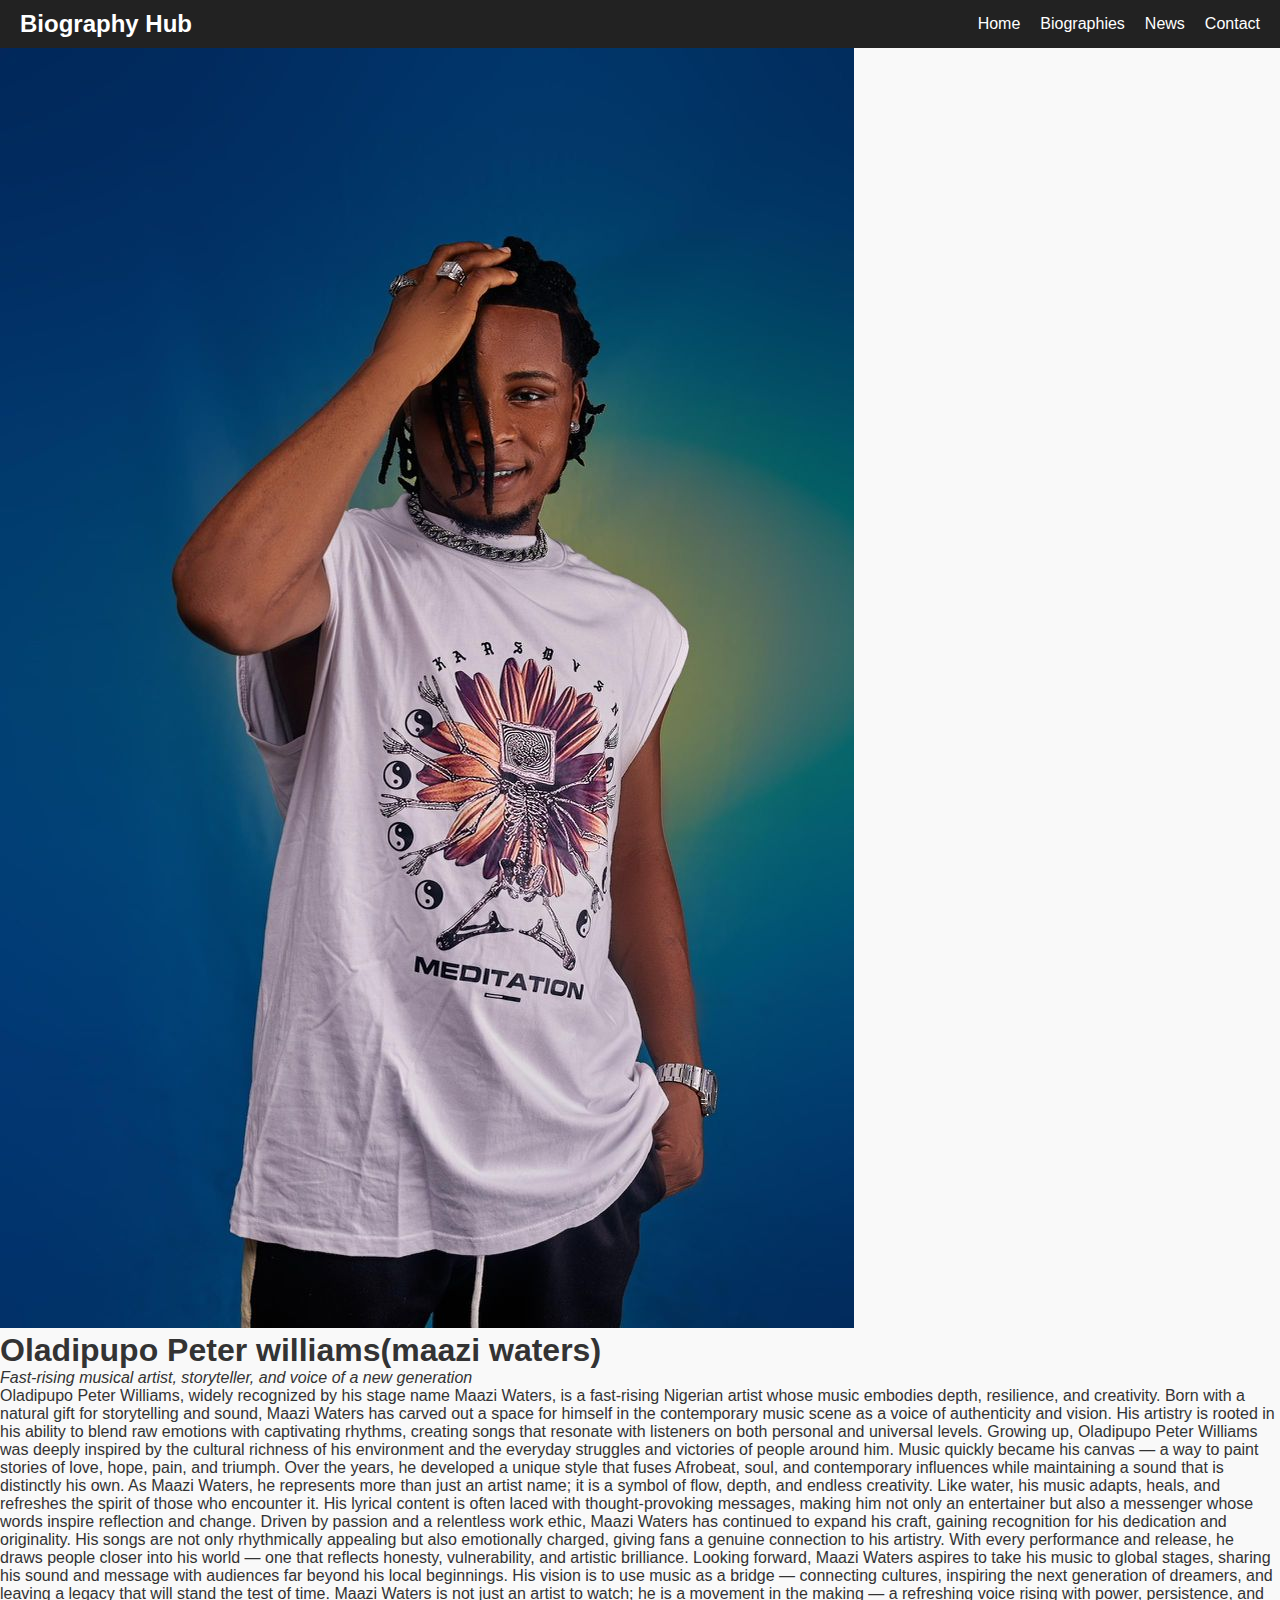
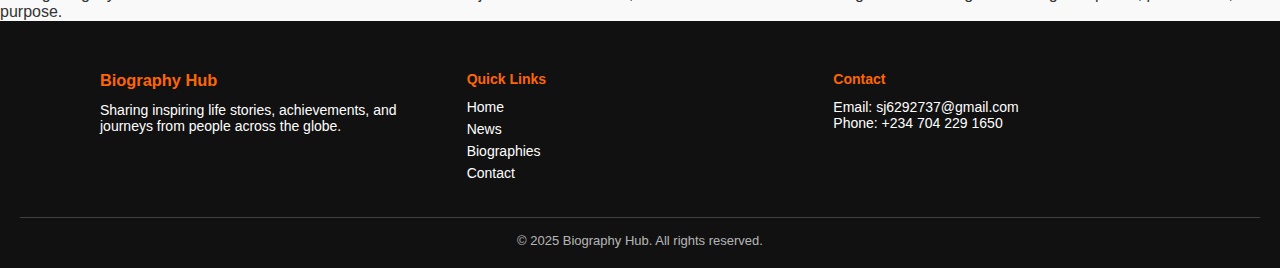
<file: maazi.html>
<!DOCTYPE html>
<html lang="en">
<head>
  <meta charset="UTF-8">
  <meta name="viewport" content="width=device-width, initial-scale=1.0">
  <title>Mazzi waters - Biography</title>
  <link rel="stylesheet" href="style.css">
</head>
<body>

  <!-- Navbar -->
  <nav class="navbar">
    <div class="logo">Biography Hub</div>
    <ul class="nav-links">
      <li><a href="index.html">Home</a></li>
      <li><a href="bio.html">Biographies</a></li>
      <li><a href="news.html">News</a></li>
      <li><a href="contact.html">Contact</a></li>
    </ul>
  </nav>

  <!-- Steven Biography -->
  <section class="bio-detail">
    <div class="bio-header">
      <img src="img/maazi.jpg" alt="Steven (EmpirePrime)">
      <h1>Oladipupo Peter williams(maazi waters)</h1>
      <p><em>Fast-rising musical artist, storyteller, and voice of a new generation</em></p>
    </div>

    <div class="bio-content">
      <p>
         Oladipupo Peter Williams, widely recognized by his stage name Maazi Waters, is a fast-rising Nigerian artist whose music embodies depth, resilience, and creativity. Born with a natural gift for storytelling and sound, Maazi Waters has carved out a space for himself in the contemporary music scene as a voice of authenticity and vision. His artistry is rooted in his ability to blend raw emotions with captivating rhythms, creating songs that resonate with listeners on both personal and universal levels.

Growing up, Oladipupo Peter Williams was deeply inspired by the cultural richness of his environment and the everyday struggles and victories of people around him. Music quickly became his canvas — a way to paint stories of love, hope, pain, and triumph. Over the years, he developed a unique style that fuses Afrobeat, soul, and contemporary influences while maintaining a sound that is distinctly his own.

As Maazi Waters, he represents more than just an artist name; it is a symbol of flow, depth, and endless creativity. Like water, his music adapts, heals, and refreshes the spirit of those who encounter it. His lyrical content is often laced with thought-provoking messages, making him not only an entertainer but also a messenger whose words inspire reflection and change.

Driven by passion and a relentless work ethic, Maazi Waters has continued to expand his craft, gaining recognition for his dedication and originality. His songs are not only rhythmically appealing but also emotionally charged, giving fans a genuine connection to his artistry. With every performance and release, he draws people closer into his world — one that reflects honesty, vulnerability, and artistic brilliance.

Looking forward, Maazi Waters aspires to take his music to global stages, sharing his sound and message with audiences far beyond his local beginnings. His vision is to use music as a bridge — connecting cultures, inspiring the next generation of dreamers, and leaving a legacy that will stand the test of time.

Maazi Waters is not just an artist to watch; he is a movement in the making — a refreshing voice rising with power, persistence, and purpose.
      </p>
    </div>
  </section>

  <!-- Footer -->
  <footer class="site-footer">
    <div class="footer-container">
      <div class="footer-about">
        <h3>Biography Hub</h3>
        <p>Sharing inspiring life stories, achievements, and journeys from people across the globe.</p>
      </div>

      <div class="footer-links">
        <h4>Quick Links</h4>
        <ul>
          <li><a href="index.html">Home</a></li>
          <li><a href="news.html">News</a></li>
          <li><li><a href="bio.html">Biographies</a></li>
          <li><a href="contact.html">Contact</a></li>
        </ul>
      </div>

      <div class="footer-contact">
        <h4>Contact</h4>
        <p>Email: sj6292737@gmail.com</p>
        <p>Phone: +234 704 229 1650</p>
      </div>
    </div>

    <div class="footer-bottom">
      <p>&copy; 2025 Biography Hub. All rights reserved.</p>
    </div>
  </footer>

</body>
</html>
</file>
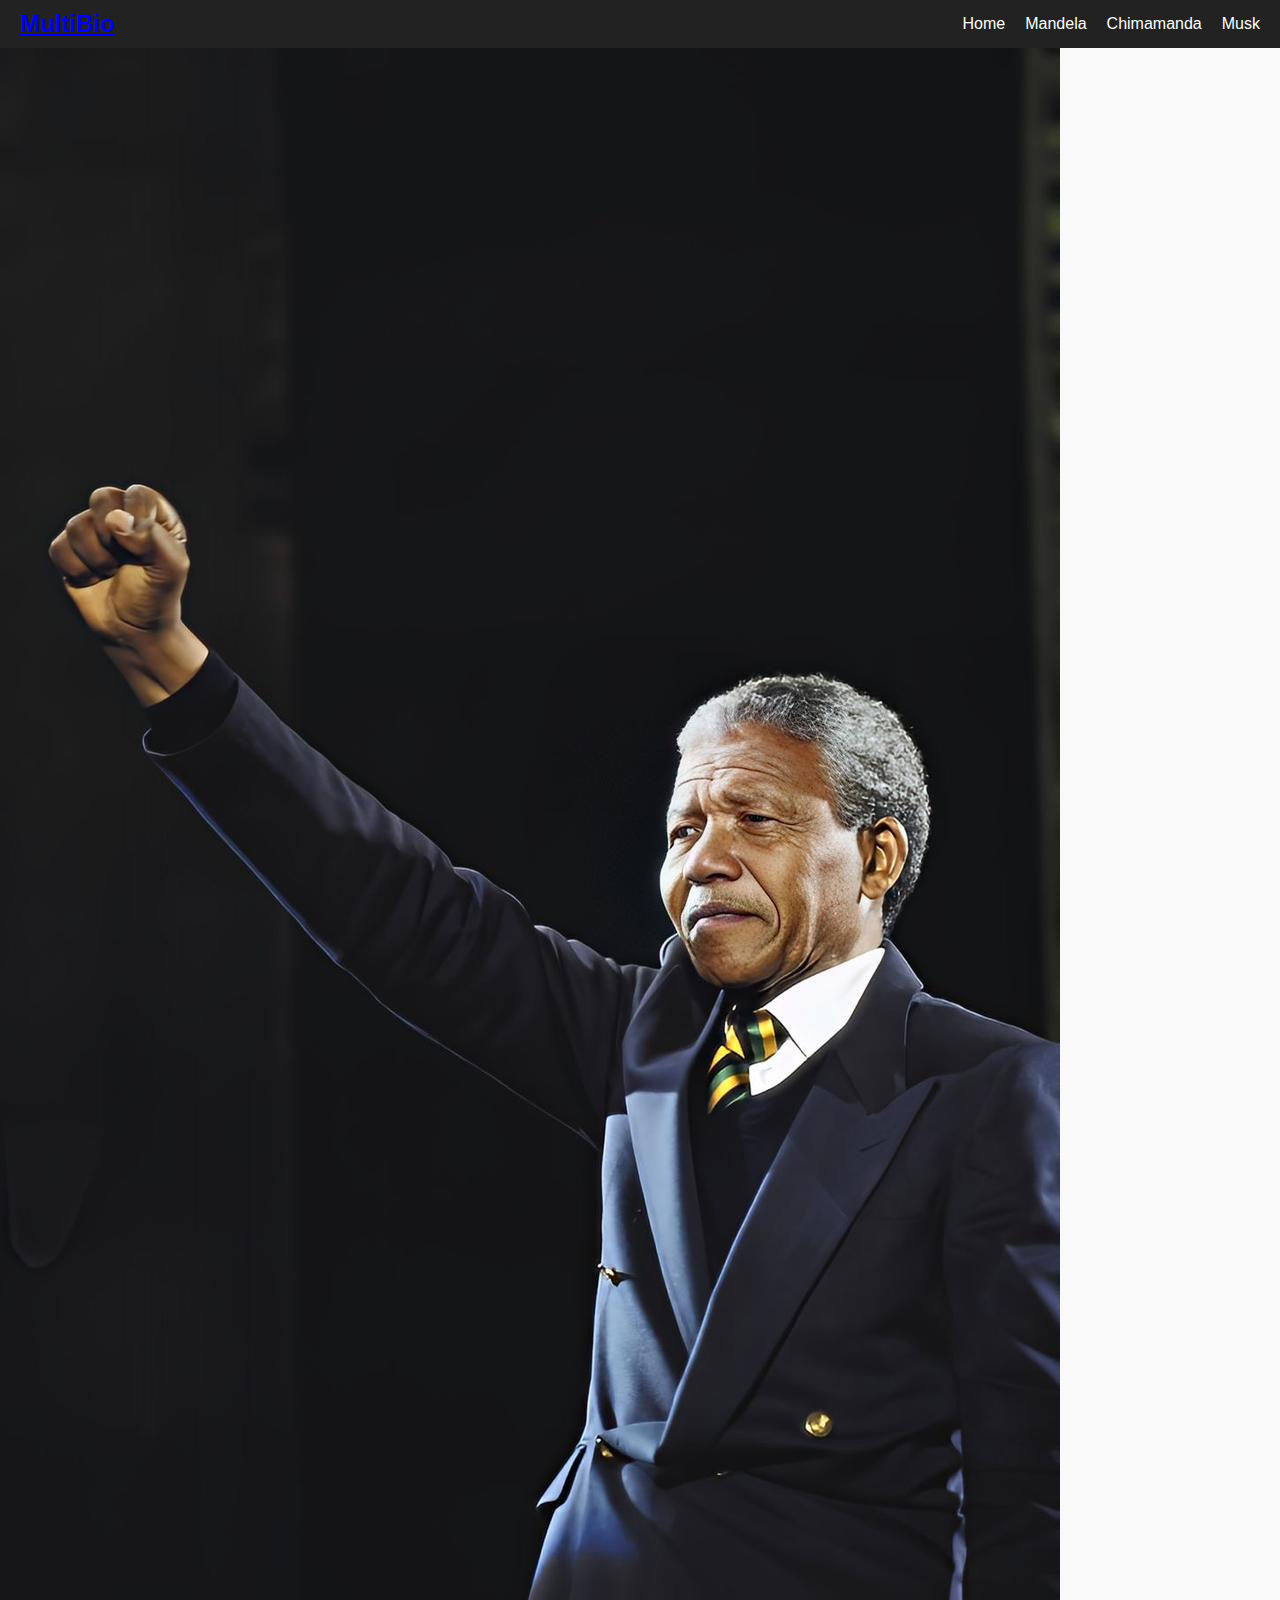
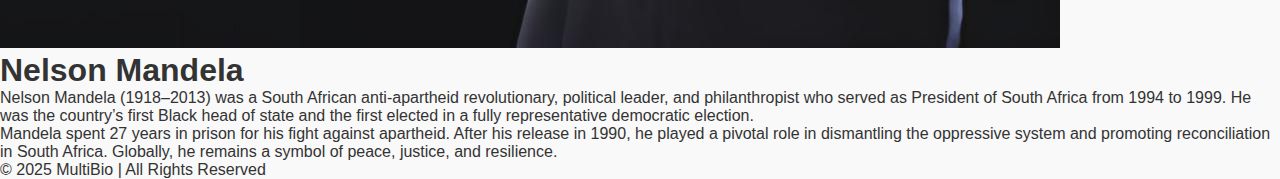
<file: mandela.html>
<!DOCTYPE html>
<html lang="en">
<head>
  <meta charset="UTF-8">
  <meta name="viewport" content="width=device-width, initial-scale=1.0">
  <title>Nelson Mandela - Biography</title>
  <link rel="stylesheet" href="style.css">
</head>
<body>
  <!-- Navbar -->
  <header>
    <nav class="navbar">
      <div class="logo"><a href="index.html">MultiBio</a></div>
      <ul class="nav-links">
        <li><a href="index.html">Home</a></li>
        <li><a href="mandela.html" class="active">Mandela</a></li>
        <li><a href="chimamanda.html">Chimamanda</a></li>
        <li><a href="musk.html">Musk</a></li>
      </ul>
    </nav>
  </header>

  <!-- Biography Section -->
  <section class="bio-section">
    <div class="bio-container">
      <img src="img/nel.jpg" alt="Nelson Mandela">
      <div class="bio-text">
        <h1>Nelson Mandela</h1>
        <p>
          Nelson Mandela (1918–2013) was a South African anti-apartheid revolutionary, political leader, 
          and philanthropist who served as President of South Africa from 1994 to 1999. 
          He was the country’s first Black head of state and the first elected in a fully representative 
          democratic election.
        </p>
        <p>
          Mandela spent 27 years in prison for his fight against apartheid. After his release in 1990, 
          he played a pivotal role in dismantling the oppressive system and promoting reconciliation in South Africa. 
          Globally, he remains a symbol of peace, justice, and resilience.
        </p>
      </div>
    </div>
  </section>

  <!-- Footer -->
  <footer>
    <p>&copy; 2025 MultiBio | All Rights Reserved</p>
  </footer>
</body>
</html>
</file>
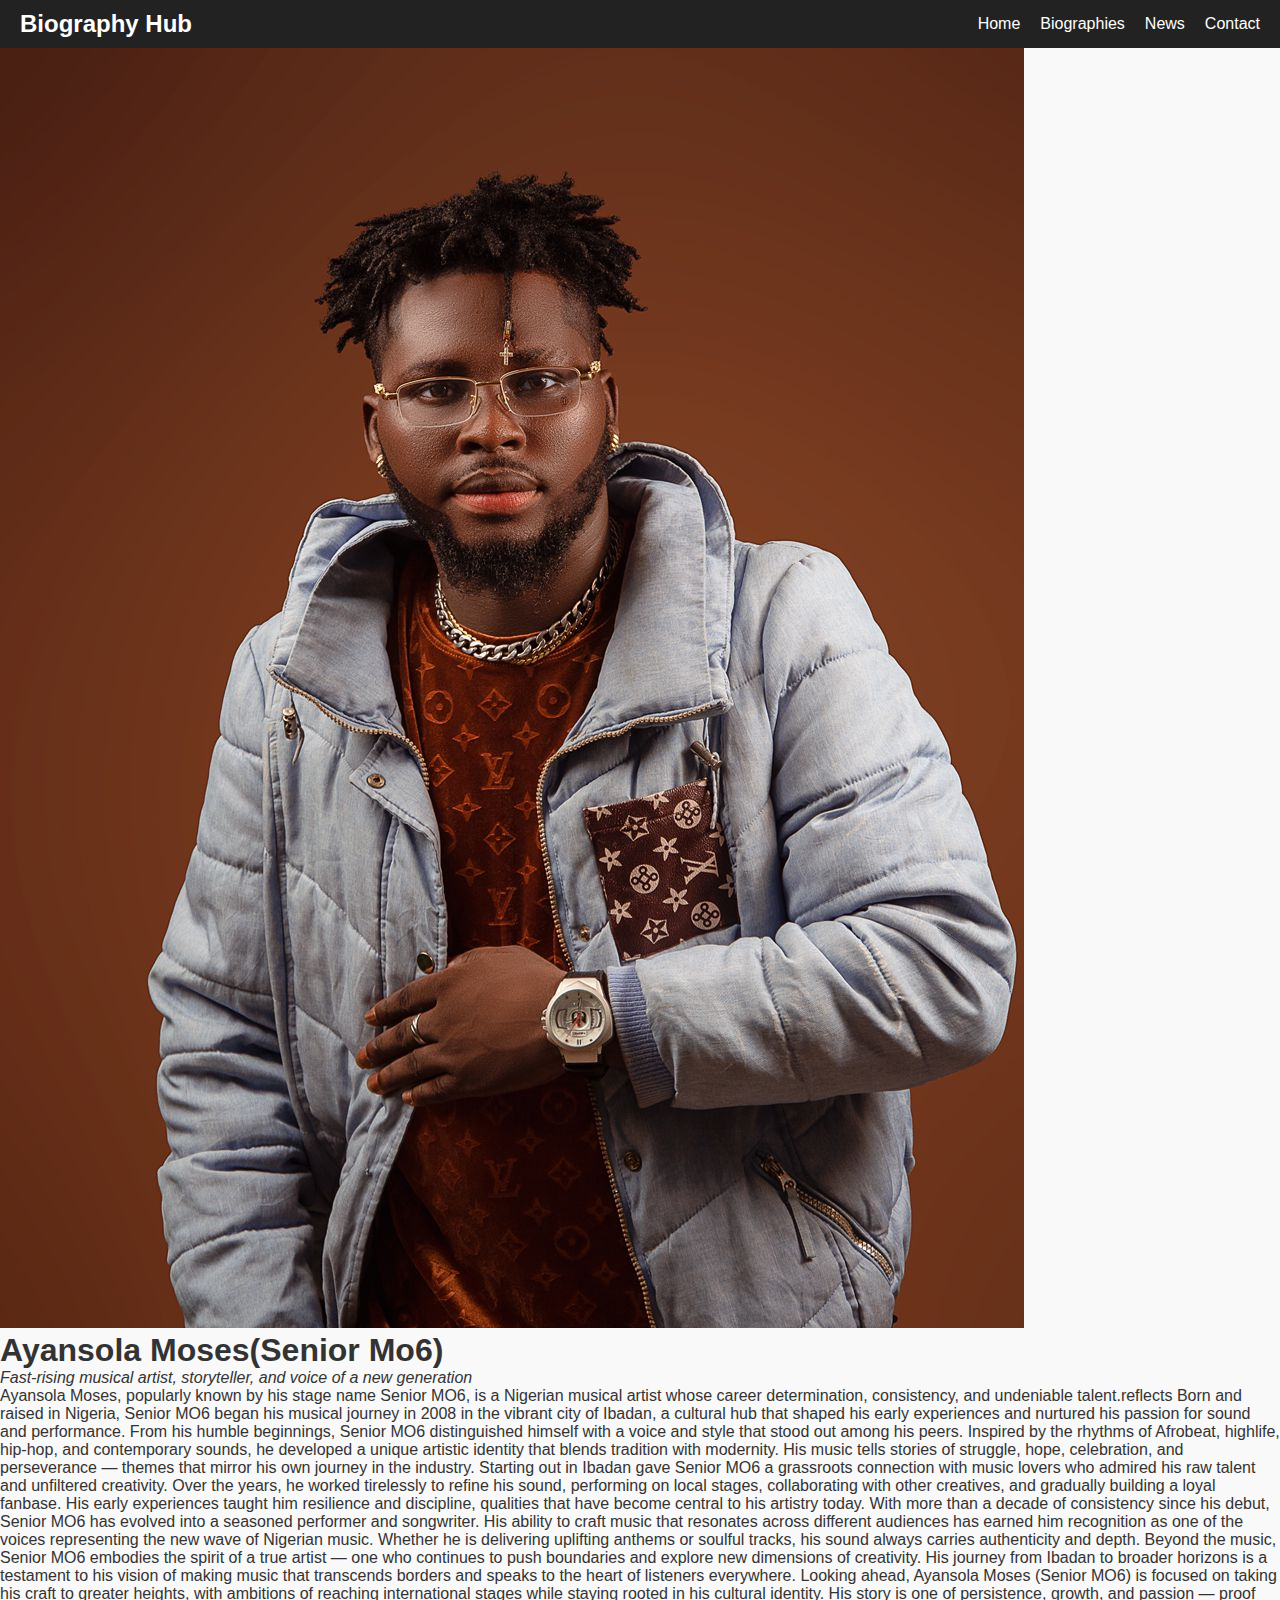
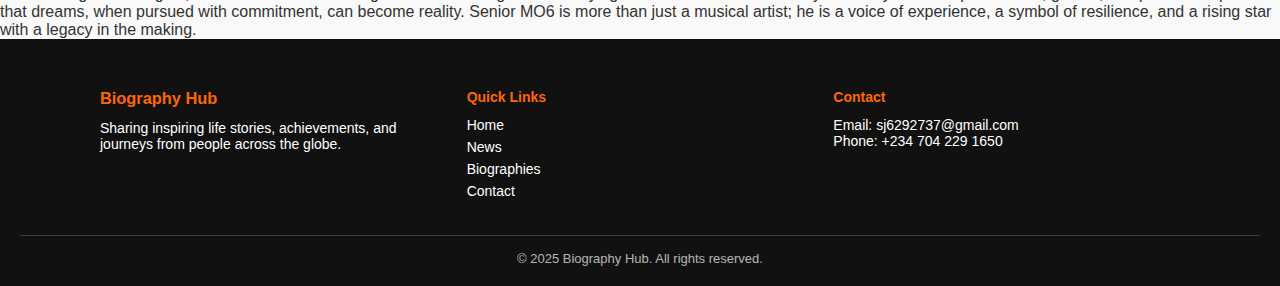
<file: mo6.html>
<!DOCTYPE html>
<html lang="en">
<head>
  <meta charset="UTF-8">
  <meta name="viewport" content="width=device-width, initial-scale=1.0">
  <title>senior mo6 - Biography</title>
  <link rel="stylesheet" href="style.css">
</head>
<body>

  <!-- Navbar -->
  <nav class="navbar">
    <div class="logo">Biography Hub</div>
    <ul class="nav-links">
      <li><a href="index.html">Home</a></li>
      <li><a href="bio.html">Biographies</a></li>
      <li><a href="news.html">News</a></li>
      <li><a href="contact.html">Contact</a></li>
    </ul>
  </nav>

  <!-- Steven Biography -->
  <section class="bio-detail">
    <div class="bio-header">
      <img src="img/mo6.jpg" alt="Steven (EmpirePrime)">
      <h1>Ayansola Moses(Senior Mo6)</h1>
      <p><em>Fast-rising musical artist, storyteller, and voice of a new generation</em></p>
    </div>

    <div class="bio-content">
      <p>
        Ayansola Moses, popularly known by his stage name Senior MO6, is a Nigerian musical artist whose career  determination, consistency, and undeniable talent.reflects Born and raised in Nigeria, Senior MO6 began his musical journey in 2008 in the vibrant city of Ibadan, a cultural hub that shaped his early experiences and nurtured his passion for sound and performance.

From his humble beginnings, Senior MO6 distinguished himself with a voice and style that stood out among his peers. Inspired by the rhythms of Afrobeat, highlife, hip-hop, and contemporary sounds, he developed a unique artistic identity that blends tradition with modernity. His music tells stories of struggle, hope, celebration, and perseverance — themes that mirror his own journey in the industry.

Starting out in Ibadan gave Senior MO6 a grassroots connection with music lovers who admired his raw talent and unfiltered creativity. Over the years, he worked tirelessly to refine his sound, performing on local stages, collaborating with other creatives, and gradually building a loyal fanbase. His early experiences taught him resilience and discipline, qualities that have become central to his artistry today.

With more than a decade of consistency since his debut, Senior MO6 has evolved into a seasoned performer and songwriter. His ability to craft music that resonates across different audiences has earned him recognition as one of the voices representing the new wave of Nigerian music. Whether he is delivering uplifting anthems or soulful tracks, his sound always carries authenticity and depth.

Beyond the music, Senior MO6 embodies the spirit of a true artist — one who continues to push boundaries and explore new dimensions of creativity. His journey from Ibadan to broader horizons is a testament to his vision of making music that transcends borders and speaks to the heart of listeners everywhere.

Looking ahead, Ayansola Moses (Senior MO6) is focused on taking his craft to greater heights, with ambitions of reaching international stages while staying rooted in his cultural identity. His story is one of persistence, growth, and passion — proof that dreams, when pursued with commitment, can become reality.

Senior MO6 is more than just a musical artist; he is a voice of experience, a symbol of resilience, and a rising star with a legacy in the making. 
      </p>
    </div>
  </section>

  <!-- Footer -->
  <footer class="site-footer">
    <div class="footer-container">
      <div class="footer-about">
        <h3>Biography Hub</h3>
        <p>Sharing inspiring life stories, achievements, and journeys from people across the globe.</p>
      </div>

      <div class="footer-links">
        <h4>Quick Links</h4>
        <ul>
          <li><a href="index.html">Home</a></li>
          <li><a href="news.html">News</a></li>
          <li><li><a href="bio.html">Biographies</a></li>
          <li><a href="contact.html">Contact</a></li>
        </ul>
      </div>

      <div class="footer-contact">
        <h4>Contact</h4>
        <p>Email: sj6292737@gmail.com</p>
        <p>Phone: +234 704 229 1650</p>
      </div>
    </div>

    <div class="footer-bottom">
      <p>&copy; 2025 Biography Hub. All rights reserved.</p>
    </div>
  </footer>

</body>
</html
</file>
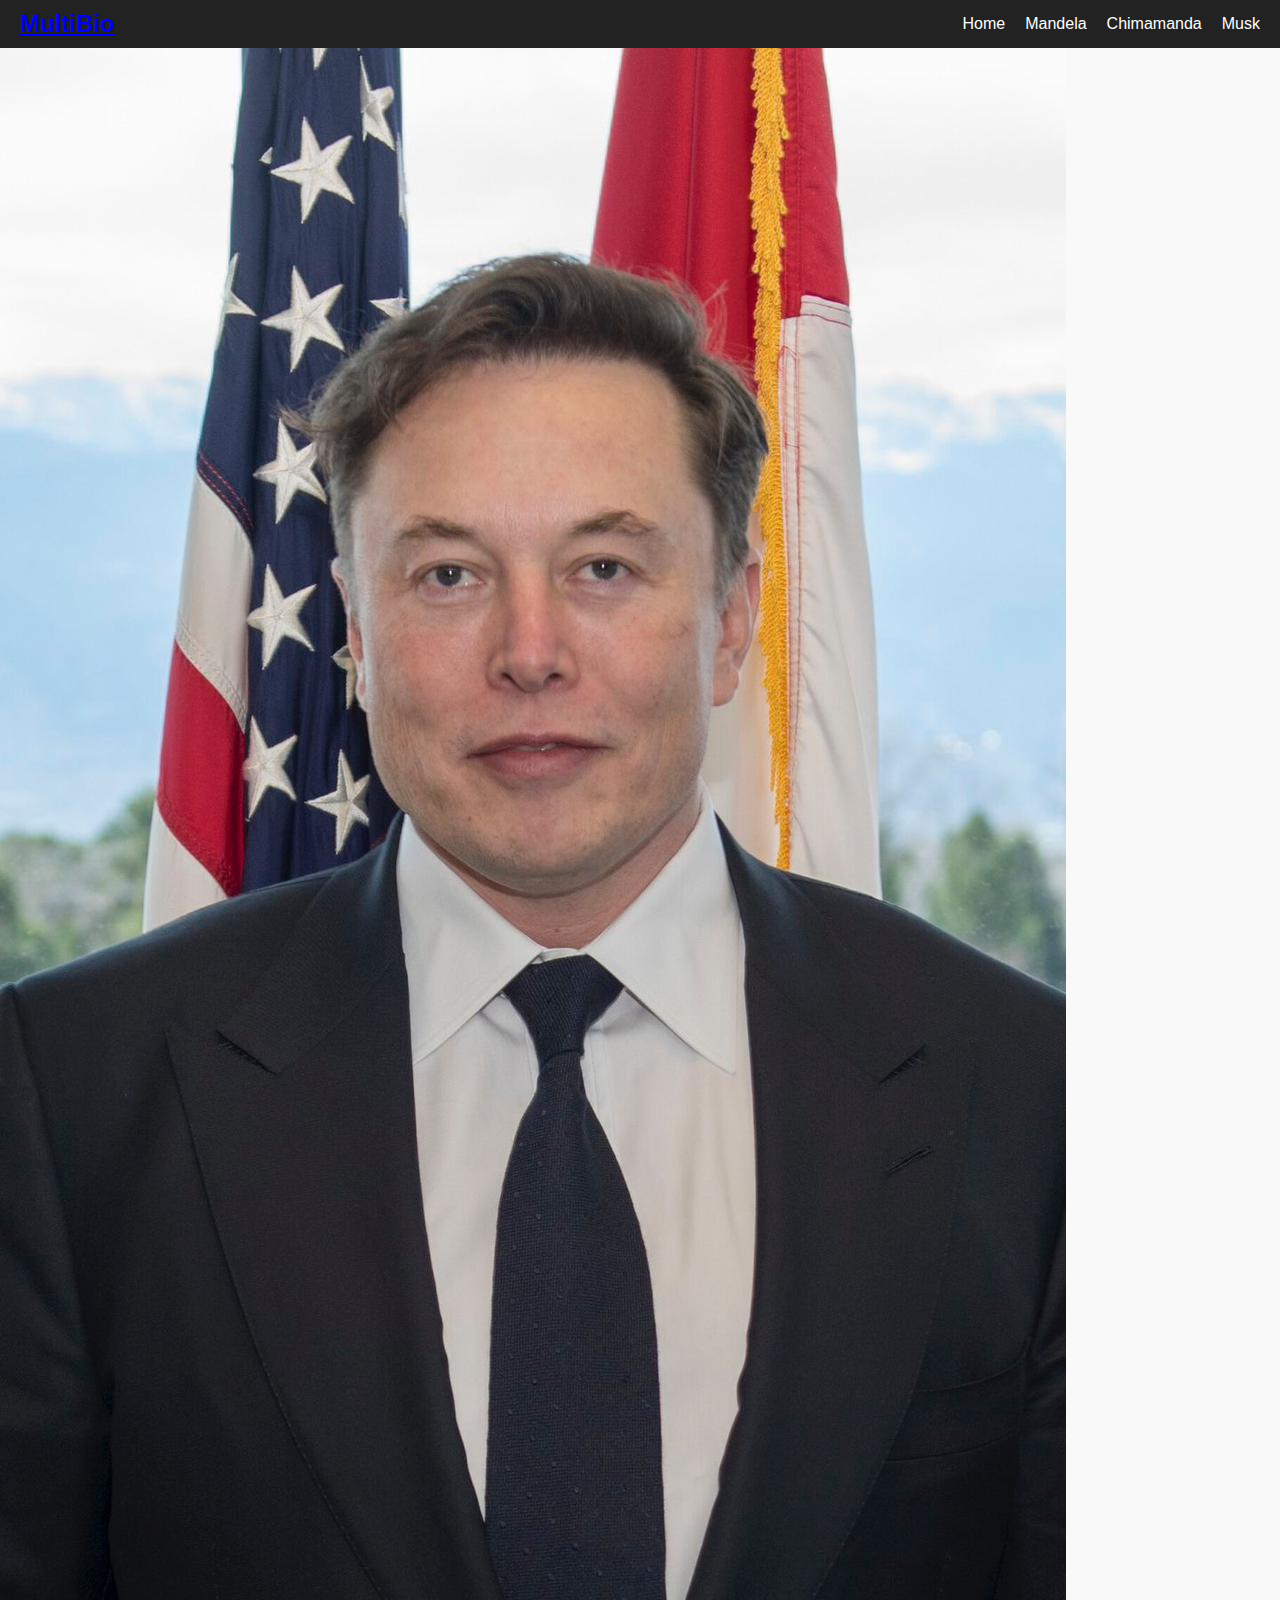
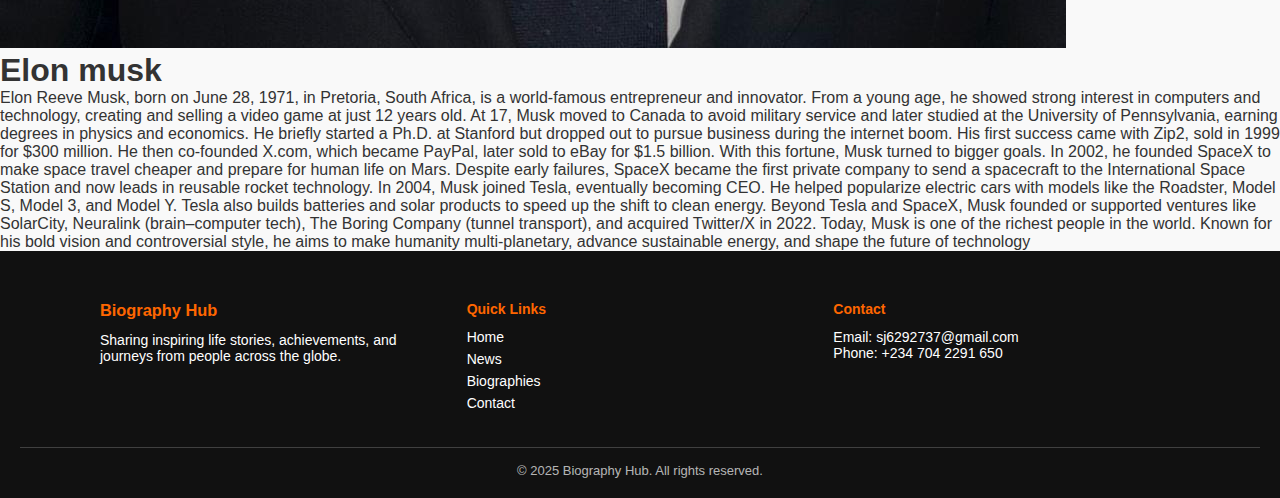
<file: musk.html>
<!DOCTYPE html>
<html lang="en">
<head>
  <meta charset="UTF-8">
  <meta name="viewport" content="width=device-width, initial-scale=1.0">
  <title>Elon musk - Biography</title>
  <link rel="stylesheet" href="style.css">
</head>
<body>
  <!-- Navbar -->
  <header>
    <nav class="navbar">
      <div class="logo"><a href="index.html">MultiBio</a></div>
      <ul class="nav-links">
        <li><a href="index.html">Home</a></li>
        <li><a href="mandela.html">Mandela</a></li>
        <li><a href="chimamanda.html" class="active">Chimamanda</a></li>
        <li><a href="musk.html">Musk</a></li>
      </ul>
    </nav>
  </header>

  <!-- Biography Section -->
  <section class="bio-section">
    <div class="bio-container">
        <img src="img/musk.jpg" alt="musk">
      <div class="bio-text">
        <h1>Elon musk</h1>
       
        Elon Reeve Musk, born on June 28, 1971, in Pretoria, South Africa, is a world-famous entrepreneur and innovator. From a young age, he showed strong interest in computers and technology, creating and selling a video game at just 12 years old.

At 17, Musk moved to Canada to avoid military service and later studied at the University of Pennsylvania, earning degrees in physics and economics. He briefly started a Ph.D. at Stanford but dropped out to pursue business during the internet boom.

His first success came with Zip2, sold in 1999 for $300 million. He then co-founded X.com, which became PayPal, later sold to eBay for $1.5 billion. With this fortune, Musk turned to bigger goals.

In 2002, he founded SpaceX to make space travel cheaper and prepare for human life on Mars. Despite early failures, SpaceX became the first private company to send a spacecraft to the International Space Station and now leads in reusable rocket technology.

In 2004, Musk joined Tesla, eventually becoming CEO. He helped popularize electric cars with models like the Roadster, Model S, Model 3, and Model Y. Tesla also builds batteries and solar products to speed up the shift to clean energy.

Beyond Tesla and SpaceX, Musk founded or supported ventures like SolarCity, Neuralink (brain–computer tech), The Boring Company (tunnel transport), and acquired Twitter/X in 2022.

Today, Musk is one of the richest people in the world. Known for his bold vision and controversial style, he aims to make humanity multi-planetary, advance sustainable energy, and shape the future of technology
        </p>
      </div>
    </div>
  </section>

  <!-- Footer -->
  <footer class="site-footer">
  <div class="footer-container">
    <div class="footer-about">
      <h3>Biography Hub</h3>
      <p>Sharing inspiring life stories, achievements, and journeys from people across the globe.</p>
    </div>

    <div class="footer-links">
      <h4>Quick Links</h4>
      <ul>
        <li><a href="index.html">Home</a></li>
        <li><a href="index.html">News</a></li>
        <li><a href="bio.html">Biographies</a></li>
        <li><a href="contact.html">Contact</a></li>
      </ul>
    </div>

    <div class="footer-contact">
      <h4>Contact</h4>
      <p>Email: sj6292737@gmail.com</p>
      <p>Phone: +234 704 2291 650</p>
    </div>
  </div>

  <div class="footer-bottom">
    <p>&copy; 2025 Biography Hub. All rights reserved.</p>
  </div>
</footer>
</body>
</html>
</file>
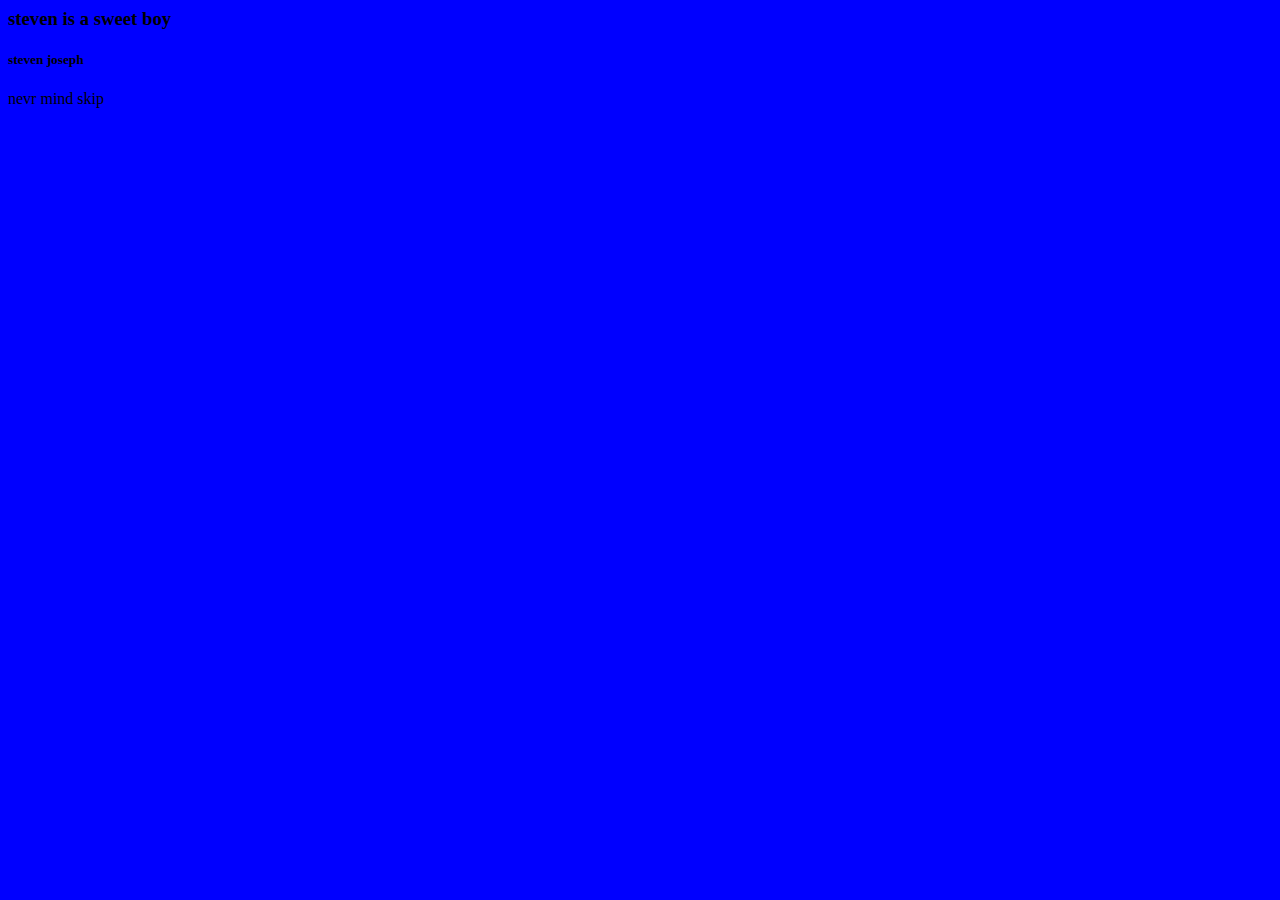
<file: News.html>
<DOCTYPE HTML>
<html>
 <head>
  <title>steven omo lile</title>
	<style>
	  body{background-color:blue;
	  h3{color:black;
	</style>
 </head>
 <body>
   <h3>
   steven is a sweet boy<br>
   </h3>
   <h5>
   steven joseph
   </h5>
   <p>nevr mind skip</p>
 </body>




</html>
</file>
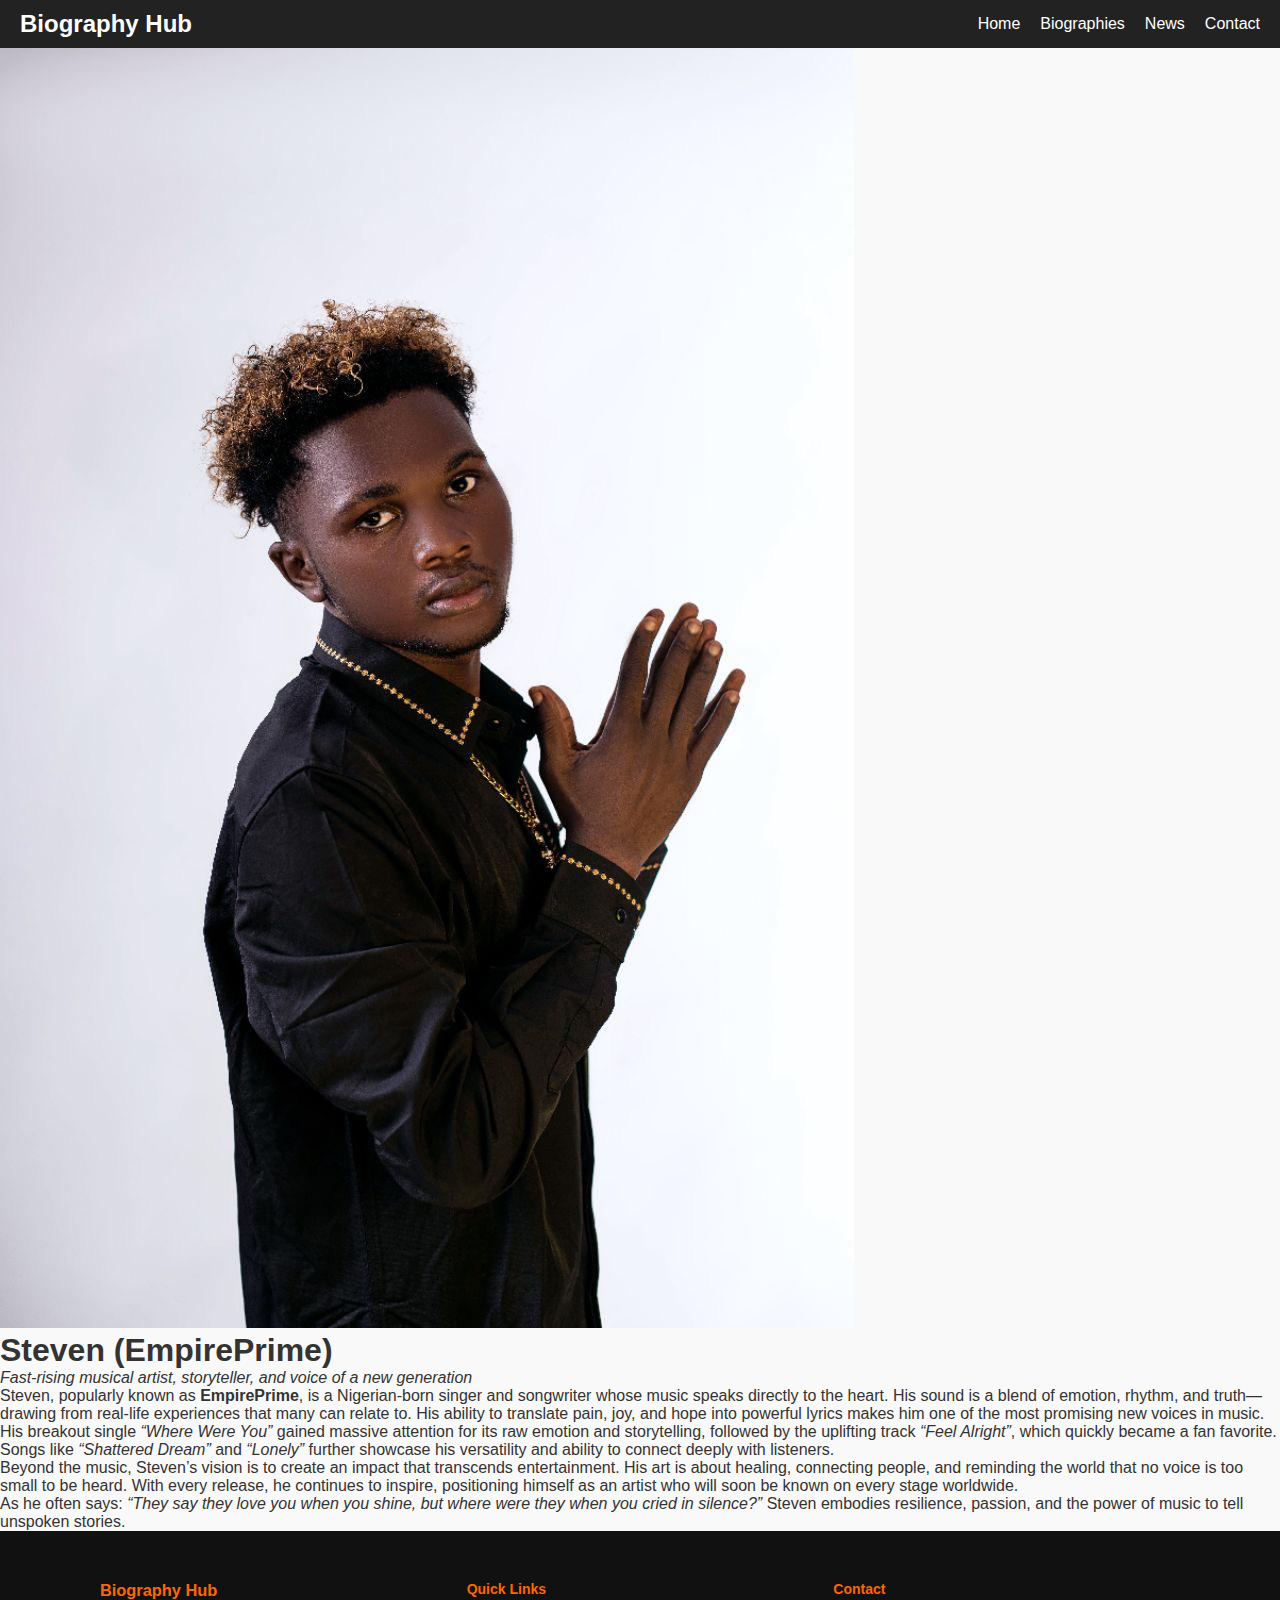
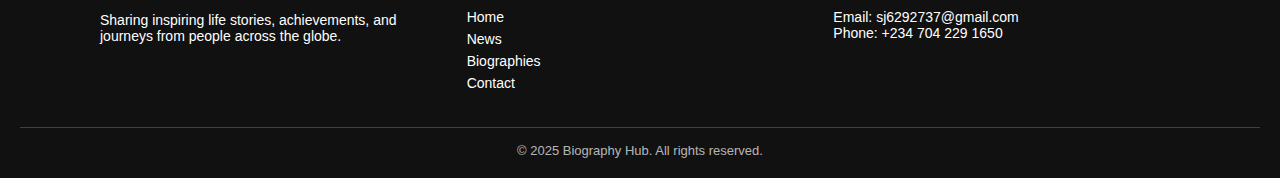
<file: steven.html>
<!DOCTYPE html>
<html lang="en">
<head>
  <meta charset="UTF-8">
  <meta name="viewport" content="width=device-width, initial-scale=1.0">
  <title>Steven (EmpirePrime) - Biography</title>
  <link rel="stylesheet" href="style.css">
</head>
<body>

  <!-- Navbar -->
  <nav class="navbar">
    <div class="logo">Biography Hub</div>
    <ul class="nav-links">
      <li><a href="index.html">Home</a></li>
      <li><a href="bio.html">Biographies</a></li>
      <li><a href="news.html">News</a></li>
      <li><a href="contact.html">Contact</a></li>
    </ul>
  </nav>

  <!-- Steven Biography -->
  <section class="bio-detail">
    <div class="bio-header">
      <img src="img/empire.jpg" alt="Steven (EmpirePrime)">
      <h1>Steven (EmpirePrime)</h1>
      <p><em>Fast-rising musical artist, storyteller, and voice of a new generation</em></p>
    </div>

    <div class="bio-content">
      <p>
        Steven, popularly known as <strong>EmpirePrime</strong>, is a Nigerian-born singer and songwriter 
        whose music speaks directly to the heart. His sound is a blend of emotion, rhythm, and truth— 
        drawing from real-life experiences that many can relate to. His ability to translate pain, joy, 
        and hope into powerful lyrics makes him one of the most promising new voices in music.
      </p>

      <p>
        His breakout single <em>“Where Were You”</em> gained massive attention for its raw emotion 
        and storytelling, followed by the uplifting track <em>“Feel Alright”</em>, which quickly became 
        a fan favorite. Songs like <em>“Shattered Dream”</em> and <em>“Lonely”</em> further showcase 
        his versatility and ability to connect deeply with listeners.
      </p>

      <p>
        Beyond the music, Steven’s vision is to create an impact that transcends entertainment. 
        His art is about healing, connecting people, and reminding the world that no voice is too small 
        to be heard. With every release, he continues to inspire, positioning himself as an artist who 
        will soon be known on every stage worldwide.
      </p>

      <p>
        As he often says: <em>“They say they love you when you shine, but where were they when you cried in silence?”</em>  
        Steven embodies resilience, passion, and the power of music to tell unspoken stories.
      </p>
    </div>
  </section>

  <!-- Footer -->
  <footer class="site-footer">
    <div class="footer-container">
      <div class="footer-about">
        <h3>Biography Hub</h3>
        <p>Sharing inspiring life stories, achievements, and journeys from people across the globe.</p>
      </div>

      <div class="footer-links">
        <h4>Quick Links</h4>
        <ul>
          <li><a href="index.html">Home</a></li>
          <li><a href="news.html">News</a></li>
          <li><li><a href="bio.html">Biographies</a></li>
          <li><a href="contact.html">Contact</a></li>
        </ul>
      </div>

      <div class="footer-contact">
        <h4>Contact</h4>
        <p>Email: sj6292737@gmail.com</p>
        <p>Phone: +234 704 229 1650</p>
      </div>
    </div>

    <div class="footer-bottom">
      <p>&copy; 2025 Biography Hub. All rights reserved.</p>
    </div>
  </footer>

</body>
</html>
</file>
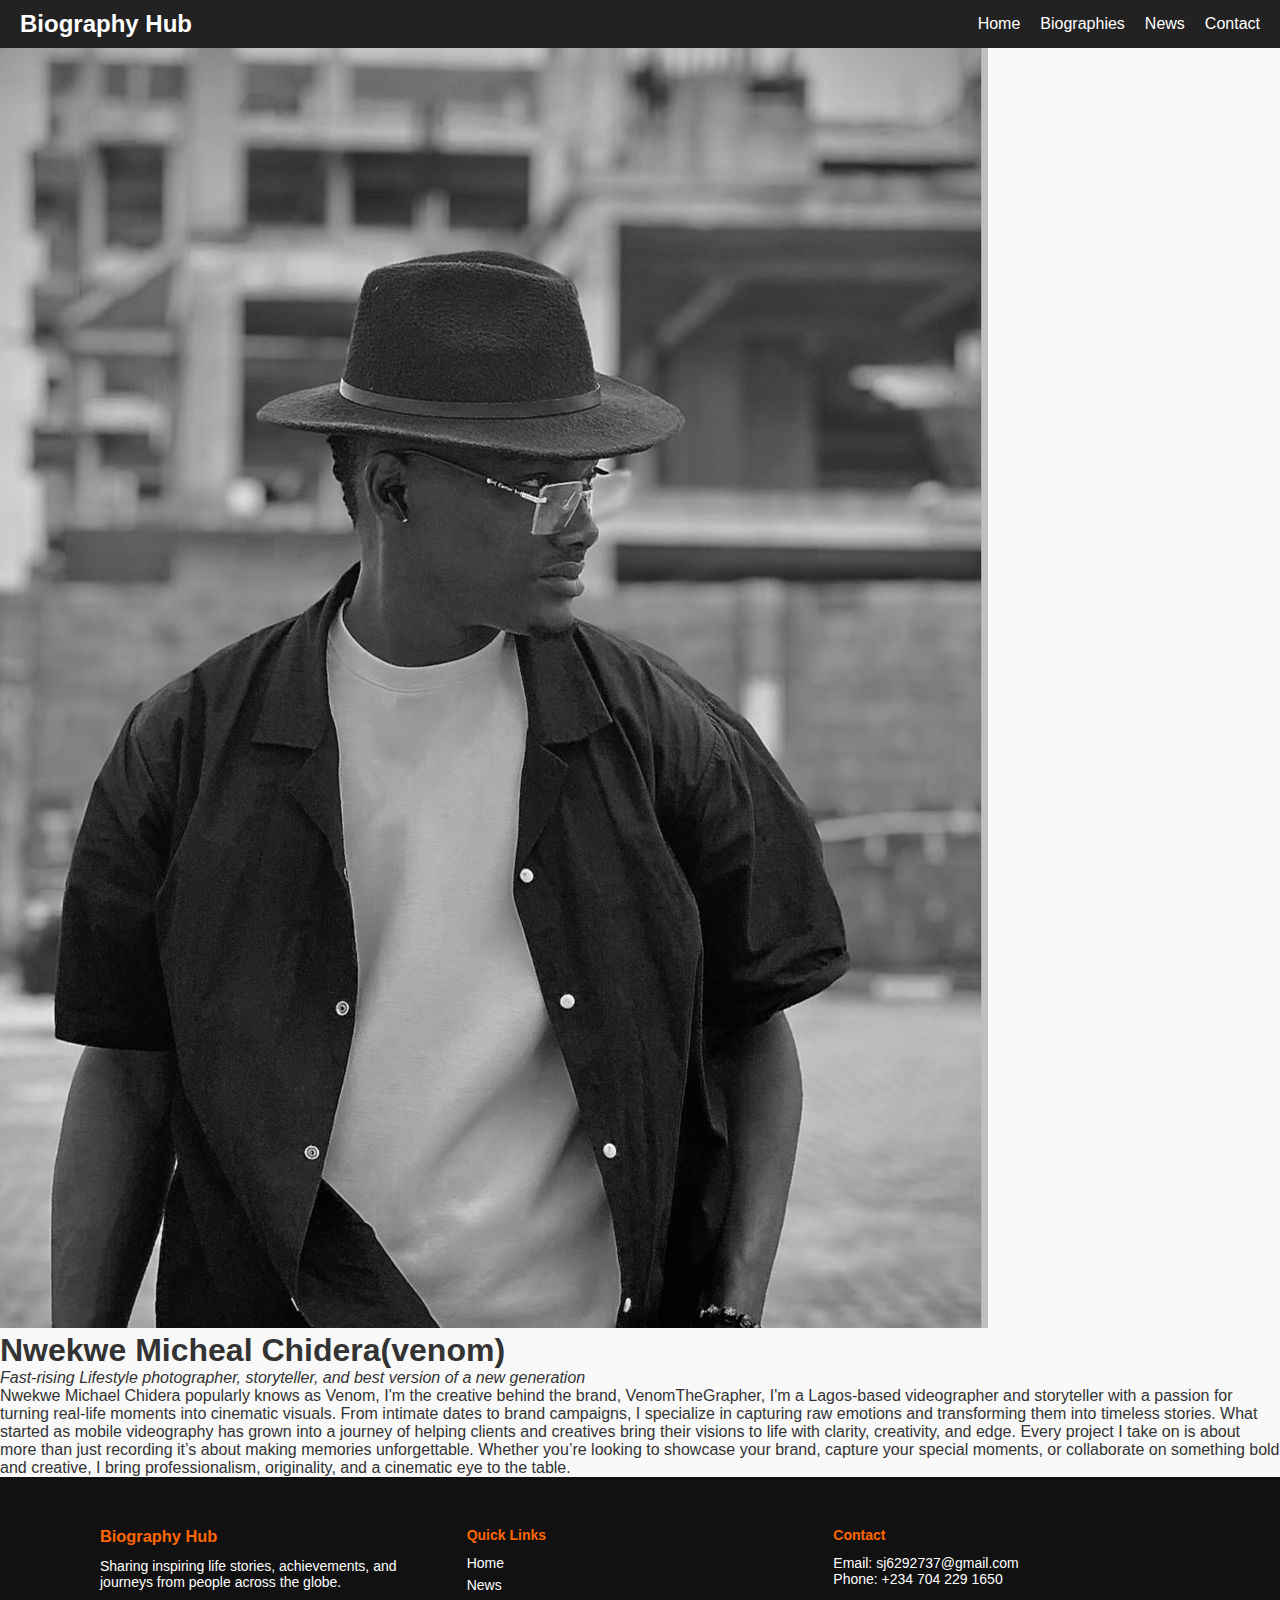
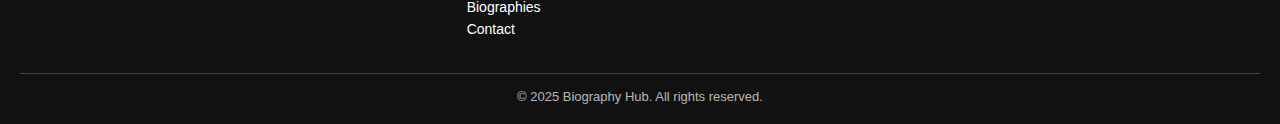
<file: venom.html>
<!DOCTYPE html>
 <html lang="en">
	<head>
	  <meta charset="UTF-8">
	  <meta name="viewport" content="width=device-width, initial-scale=1.0">
	  <title>Venom - Biography</title>
	  <link rel="stylesheet" href="style.css">
	</head>
	<body>

	  <!-- Navbar -->
	  <nav class="navbar">
		<div class="logo">Biography Hub</div>
		<ul class="nav-links">
		  <li><a href="index.html">Home</a></li>
		  <li><a href="bio.html">Biographies</a></li>
		  <li><a href="index.html">News</a></li>
		  <li><a href="contact.html">Contact</a></li>
		</ul>
	  </nav>

	  <!-- Steven Biography -->
	  <section class="bio-detail">
		<div class="bio-header">
		  <img src="img/venom.jpg" alt="Steven (EmpirePrime)">
		  <h1>Nwekwe Micheal Chidera(venom)</h1>
		  <p><em>Fast-rising Lifestyle photographer, storyteller, and best version of a new generation</em></p>
		</div>

		<div class="bio-content">
		  <p>
			Nwekwe Michael Chidera popularly knows as Venom, I'm the creative behind the brand, VenomTheGrapher, I'm a Lagos-based videographer and storyteller with a passion for turning real-life moments into cinematic visuals. From intimate dates to brand campaigns, I specialize in capturing raw emotions and transforming them into timeless stories.
	What started as mobile videography has grown into a journey of helping clients and creatives bring their visions to life with clarity, creativity, and edge. Every project I take on is about more than just recording it’s about making memories unforgettable.
	Whether you’re looking to showcase your brand, capture your special moments, or collaborate on something bold and creative, I bring professionalism, originality, and a cinematic eye to the table. 
		  </p>
		</div>
	  </section>

	  <!-- Footer -->
	  <footer class="site-footer">
		<div class="footer-container">
		  <div class="footer-about">
			<h3>Biography Hub</h3>
			<p>Sharing inspiring life stories, achievements, and journeys from people across the globe.</p>
		  </div>

		  <div class="footer-links">
			<h4>Quick Links</h4>
			<ul>
			  <li><a href="index.html">Home</a></li>
			  <li><a href="index.html">News</a></li>
			  <li><li><a href="bio.html">Biographies</a></li>
			  <li><a href="contact.html">Contact</a></li>
			</ul>
		  </div>

		  <div class="footer-contact">
			<h4>Contact</h4>
			<p>Email: sj6292737@gmail.com</p>
			<p>Phone: +234 704 229 1650</p>
		  </div>
		</div>

		<div class="footer-bottom">
		  <p>&copy; 2025 Biography Hub. All rights reserved.</p>
		</div>
	  </footer>

	</body>
 </html>
</file>
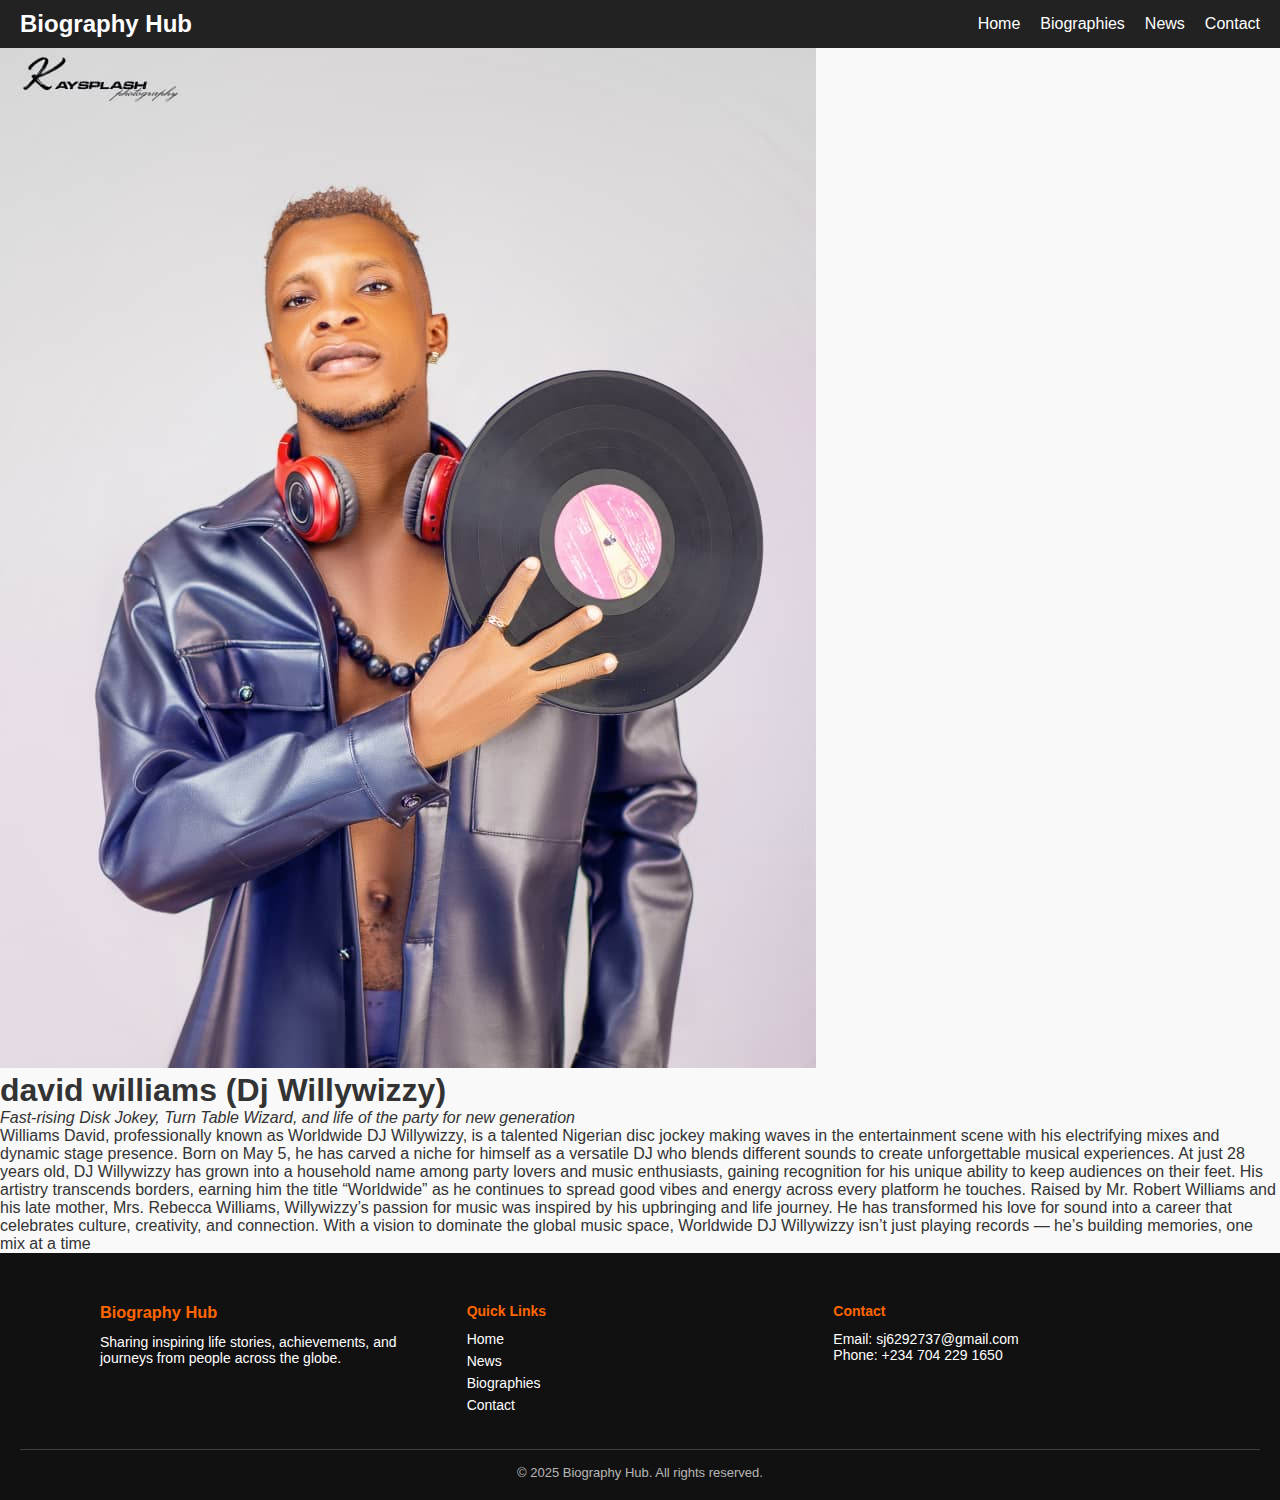
<file: wizzy.html>
<!DOCTYPE html>
<html lang="en">
<head>
  <meta charset="UTF-8">
  <meta name="viewport" content="width=device-width, initial-scale=1.0">
  <title>Dj willywizzy - Biography</title>
  <link rel="stylesheet" href="style.css">
</head>
<body>

  <!-- Navbar -->
  <nav class="navbar">
    <div class="logo">Biography Hub</div>
    <ul class="nav-links">
      <li><a href="index.html">Home</a></li>
      <li><a href="bio.html">Biographies</a></li>
      <li><a href="news.html">News</a></li>
      <li><a href="contact.html">Contact</a></li>
    </ul>
  </nav>

  <!-- Steven Biography -->
  <section class="bio-detail">
    <div class="bio-header">
      <img src="img/willy.jpg" alt="Steven (EmpirePrime)">
      <h1>david williams (Dj Willywizzy)</h1>
      <p><em>Fast-rising Disk Jokey, Turn Table Wizard, and life of the party for new generation</em></p>
    </div>

    <div class="bio-content">
      <p>
         Williams David, professionally known as Worldwide DJ Willywizzy, is a talented Nigerian disc jockey making waves in the entertainment scene with his electrifying mixes and dynamic stage presence. Born on May 5,  he has carved a niche for himself as a versatile DJ who blends different sounds to create unforgettable musical experiences.

At just 28 years old, DJ Willywizzy has grown into a household name among party lovers and music enthusiasts, gaining recognition for his unique ability to keep audiences on their feet. His artistry transcends borders, earning him the title “Worldwide” as he continues to spread good vibes and energy across every platform he touches.

Raised by Mr. Robert Williams and his late mother, Mrs. Rebecca Williams, Willywizzy’s passion for music was inspired by his upbringing and life journey. He has transformed his love for sound into a career that celebrates culture, creativity, and connection.

With a vision to dominate the global music space, Worldwide DJ Willywizzy isn’t just playing records — he’s building memories, one mix at a time
      </p>
    </div>
  </section>

  <!-- Footer -->
  <footer class="site-footer">
    <div class="footer-container">
      <div class="footer-about">
        <h3>Biography Hub</h3>
        <p>Sharing inspiring life stories, achievements, and journeys from people across the globe.</p>
      </div>

      <div class="footer-links">
        <h4>Quick Links</h4>
        <ul>
          <li><a href="index.html">Home</a></li>
          <li><a href="news.html">News</a></li>
          <li><li><a href="bio.html">Biographies</a></li>
          <li><a href="contact.html">Contact</a></li>
        </ul>
      </div>

      <div class="footer-contact">
        <h4>Contact</h4>
        <p>Email: sj6292737@gmail.com</p>
        <p>Phone: +234 704 229 1650</p>
      </div>
    </div>

    <div class="footer-bottom">
      <p>&copy; 2025 Biography Hub. All rights reserved.</p>
    </div>
  </footer>

</body>
</html>
</file>
<file: style.css>
/* News Section */
.news-container {
  max-width: 1000px;
  margin: 40px auto;
  padding: 20px;
}

.news-container h2 {
  text-align: center;
  margin-bottom: 20px;
}

.news-card {
  display: flex;
  gap: 20px;
  background: white;
  border-radius: 10px;
  overflow: hidden;
  box-shadow: 0 4px 8px rgba(0,0,0,0.1);
  margin-bottom: 20px;
}

.news-card img {
  width: 250px;
  height: 180px;
  object-fit: cover;
}

.news-text {
  padding: 15px;
}

.news-text h3 {
  margin-bottom: 10px;
}

.news-text p {
  color: #555;
  margin-bottom: 10px;
}

.news-text a {
  color: #ff6600;
  text-decoration: none;
  font-weight: bold;
}

/* Responsive */
@media (max-width: 768px) {
  .news-card {
    flex-direction: column;
  }

  .news-card img {
    width: 100%;
    height: auto;
  }
}

/* Reset */
* {
  box-sizing: border-box;
  margin: 0;
  padding: 0;
  font-family: Arial, sans-serif;
}

body {
  background: #f9f9f9;
  color: #333;
}

/* Navbar */
.navbar {
  display: flex;
  justify-content: space-between;
  align-items: center;
  background: #222;
  padding: 10px 20px;
  color: white;
  position: sticky;
  top: 0;
  z-index: 1000;
}

.navbar .logo {
  font-size: 1.5rem;
  font-weight: bold;
}

.navbar ul {
  list-style: none;
  display: flex;
  gap: 20px;
}

.navbar ul li a {
  color: white;
  text-decoration: none;
  transition: color 0.3s;
}

.navbar ul li a:hover {
  color: #ff6600;
}

.menu-toggle {
  display: none;
  flex-direction: column;
  cursor: pointer;
}

.menu-toggle span {
  width: 25px;
  height: 3px;
  background: white;
  margin: 4px 0;
  transition: 0.3s;
}

/* Search Bar */
.search-container {
  max-width: 600px;
  margin: 30px auto;
  text-align: center;
}

#searchInput {
  width: 100%;
  padding: 10px 15px;
  font-size: 1rem;
  border-radius: 25px;
  border: 1px solid #ccc;
}

.site-footer {
  background: #111;
  color: #fff;
  padding: 40px 20px 20px;
  font-size: 14px;
}

.footer-container {
  display: flex;
  justify-content: space-between;
  flex-wrap: wrap;
  max-width: 1100px;
  margin: 0 auto;
}

.footer-container div {
  flex: 1;
  min-width: 250px;
  margin: 10px;
}

.site-footer h3, 
.site-footer h4 {
  margin-bottom: 12px;
  color: #ff6600; /* matches your hero accent */
}

.footer-links ul {
  list-style: none;
  padding: 0;
}

.footer-links li {
  margin: 6px 0;
}

.footer-links a {
  color: #fff;
  text-decoration: none;
  transition: color 0.3s;
}

.footer-links a:hover {
  color: #ff0066;
}

.footer-bottom {
  text-align: center;
  padding-top: 15px;
  border-top: 1px solid rgba(255,255,255,0.2);
  margin-top: 20px;
  font-size: 13px;
  color: rgba(255,255,255,0.7);
}
.featured-news {
  text-align: center;
  padding: 40px 20px;
  background: #f8f8f8;
}

.featured-news h2 {
  margin-bottom: 20px;
  font-size: 28px;
  color: #333;
}

.slider {
  position: relative;
  width: 100%;
  max-width: 900px;
  margin: auto;
  overflow: hidden;
  border-radius: 8px;
}

.slides {
  display: flex;
  width: 300%;
  animation: slide 12s infinite;
}

.slide {
  width: 100%;
  flex-shrink: 0;
  position: relative;
}

.slide img {
  width: 100%;
  display: block;
}

.caption {
  position: absolute;
  bottom: 20px;
  left: 20px;
  background: rgba(0,0,0,0.6);
  color: #fff;
  padding: 10px 15px;
  border-radius: 5px;
}

@keyframes slide {
  0%   { transform: translateX(0); }
  30%  { transform: translateX(0); }
  33%  { transform: translateX(-100%); }
  63%  { transform: translateX(-100%); }
  66%  { transform: translateX(-200%); }
  96%  { transform: translateX(-200%); }
  100% { transform: translateX(0); }
}
.quotes-section {
  background: #fff;
  text-align: center;
  padding: 50px 20px;
}

.quotes-section h2 {
  margin-bottom: 25px;
  font-size: 28px;
  color: #333;
}

.quotes-container {
  display: flex;
  flex-wrap: wrap;
  justify-content: center;
  gap: 25px;
  max-width: 1000px;
  margin: auto;
}

.quote {
  flex: 1;
  min-width: 250px;
  max-width: 300px;
  background: #f4f4f4;
  padding: 20px;
  border-radius: 8px;
  font-style: italic;
  box-shadow: 0 2px 6px rgba(0,0,0,0.1);
}

.quote span {
  display: block;
  margin-top: 12px;
  font-weight: bold;
  color: #555;
}
.newsletter {
  background: linear-gradient(135deg, #ff6600, #ff0066);
  color: #fff;
  text-align: center;
  padding: 50px 20px;
}

.newsletter h2 {
  margin-bottom: 15px;
  font-size: 26px;
}

.newsletter p {
  margin-bottom: 20px;
  font-size: 16px;
}

.newsletter form {
  display: flex;
  justify-content: center;
  gap: 10px;
  flex-wrap: wrap;
}

.newsletter input {
  padding: 10px;
  border: none;
  border-radius: 4px;
  min-width: 250px;
}

.newsletter button {
  padding: 10px 20px;
  border: none;
  background: #111;
  color: #fff;
  border-radius: 4px;
  cursor: pointer;
  transition: background 0.3s;
}

.newsletter button:hover {
  background: #333;
}

/* Responsive */
@media (max-width: 768px) {
  .bio-card {
    flex-direction: column;
    align-items: center;
    text-align: center;
  }

  .bio-card img {
    width: 150px;
    height: 150px;
  }

  .bio-text-wrapper {
    width: 100%;
  }

  .navbar {
    flex-direction: column;
    align-items: flex-start;
    gap: 10px;
  }

  .navbar .nav-links {
    flex-direction: column;
    width: 100%;
    gap: 0;
  }

  .navbar .nav-links li {
    width: 100%;
    padding: 10px 0;
  }

  .navbar .nav-links li a {
    padding-left: 20px;
    display: block;
  }
  @keyframes bh-float1{0%,100%{transform:translateY(0)}50%{transform:translateY(-26px)}}
@keyframes bh-float2{0%,100%{transform:translateY(0)}50%{transform:translateY(-40px)}}
@keyframes bh-float3{0%,100%{transform:translateY(0)}50%{transform:translateY(-18px)}
}
/* Featured Biography Section */
.featured-bio {
  background: #f9f9f9;
  padding: 60px 20px;
}

.featured-container {
  display: flex;
  align-items: center;
  justify-content: center;
  max-width: 1100px;
  margin: auto;
  gap: 30px;
}

.featured-image img {
  width: 350px;
  height: auto;
  border-radius: 10px;
  box-shadow: 0 4px 10px rgba(0,0,0,0.2);
}

.featured-text {
  max-width: 600px;
}

.featured-text h2 {
  color: #f39c12;
  font-size: 24px;
  margin-bottom: 10px;
}

.featured-text h3 {
  font-size: 30px;
  margin-bottom: 15px;
  color: #333;
}

.featured-text p {
  line-height: 1.6;
  color: #555;
  margin-bottom: 20px;
}

.featured-text .btn {
  display: inline-block;
  padding: 10px 20px;
  background: #f39c12;
  color: #fff;
  text-decoration: none;
  border-radius: 5px;
  transition: background 0.3s ease;
}

.featured-text .btn:hover {
  background: #d35400;
}

/* Responsive */
@media (max-width: 768px) {
  .featured-container {
    flex-direction: column;
    text-align: center;
  }

  .featured-image img {
    width: 100%;
    max-width: 400px;
  }
}
/* Celebrity Biographies Section */
.celeb-bios {
  padding: 60px 20px;
  background: #fff;
  text-align: center;
}

.celeb-bios h2 {
  font-size: 28px;
  margin-bottom: 40px;
  color: #333;
}

.celeb-container {
  display: flex;
  justify-content: center;
  gap: 30px;
  flex-wrap: wrap;
}

.celeb-card {
  background: #f9f9f9;
  border-radius: 10px;
  padding: 20px;
  width: 300px;
  text-align: center;
  box-shadow: 0 4px 10px rgba(0,0,0,0.1);
  transition: transform 0.3s ease;
}

.celeb-card:hover {
  transform: translateY(-5px);
}

.celeb-card img {
  width: 100%;
  height: 200px;
  object-fit: cover;
  border-radius: 8px;
  margin-bottom: 15px;
}

.celeb-card h3 {
  font-size: 22px;
  margin-bottom: 10px;
  color: #333;
}

.celeb-card p {
  font-size: 15px;
  color: #555;
  margin-bottom: 15px;
}

.celeb-card .btn {
  display: inline-block;
  padding: 8px 16px;
  background: #f39c12;
  color: #fff;
  text-decoration: none;
  border-radius: 5px;
  transition: background 0.3s ease;
}

.celeb-card .btn:hover {
  background: #d35400;
}
/* News Section */
.news-section {
  padding: 60px 20px;
  background: #f5f5f5;
  text-align: center;
}

.news-section h2 {
  font-size: 28px;
  margin-bottom: 40px;
  color: #333;
}

.news-container {
  display: flex;
  justify-content: center;
  gap: 30px;
  flex-wrap: wrap;
}

.news-card {
  background: #fff;
  border-radius: 10px;
  overflow: hidden;
  width: 300px;
  box-shadow: 0 4px 10px rgba(0,0,0,0.1);
  transition: transform 0.3s ease;
}

.news-card:hover {
  transform: translateY(-5px);
}

.news-card img {
  width: 100%;
  height: 180px;
  object-fit: cover;
}

.news-content {
  padding: 15px;
  text-align: left;
}

.news-content h3 {
  font-size: 20px;
  margin-bottom: 10px;
  color: #222;
}

.news-content p {
  font-size: 15px;
  color: #555;
  margin-bottom: 10px;
}

.news-content a {
  text-decoration: none;
  color: #f39c12;
  font-weight: bold;
}

.news-content a:hover {
  text-decoration: underline;
}
/* See All News Button */
.news-button {
  margin-top: 30px;
  text-align: center;
}

.news-button .btn {
  display: inline-block;
  padding: 10px 20px;
  background: #f39c12;
  color: #fff;
  font-weight: bold;
  text-decoration: none;
  border-radius: 5px;
  transition: background 0.3s ease;
}

.news-button .btn:hover {
  background: #d35400;
}
</file>
<file: bio-style.css>
/* Reset */
* {
  box-sizing: border-box;
  margin: 0;
  padding: 0;
  font-family: Arial, sans-serif;
}

body {
  background: #f9f9f9;
  color: #333;
}

/* Navbar */
.navbar {
  display: flex;
  justify-content: space-between;
  align-items: center;
  background: #222;
  padding: 10px 20px;
}

.navbar .logo {
  font-size: 1.5rem;
  font-weight: bold;
  color: white;
}

.navbar .nav-links {
  list-style: none;
  display: flex;
  gap: 20px;
}

.navbar .nav-links li a {
  text-decoration: none;
  color: white;
  font-size: 1rem;
  transition: color 0.3s;
}

.navbar .nav-links li a:hover {
  color: #ff6600;
}

/* Search Bar */
.search-container {
  max-width: 600px;
  margin: 30px auto;
  text-align: center;
}

.search-container input {
  width: 100%;
  padding: 10px 15px;
  font-size: 1rem;
  border-radius: 25px;
  border: 1px solid #ccc;
}

/* Biography Cards */
.bio-container {
  display: flex;
  flex-direction: column;
  gap: 30px;
  max-width: 1000px;
  margin: auto;
  padding: 20px;
}

.bio-card {
  display: flex;
  gap: 20px;
  background: white;
  padding: 20px;
  border-radius: 10px;
  align-items: flex-start;
  box-shadow: 0 4px 8px rgba(0,0,0,0.1);
}

.bio-card img {
  width: 200px;
  height: 200px;
  object-fit: cover;
  border-radius: 10px;
}

.bio-text-wrapper {
  flex: 1;
}

.bio-text-wrapper h3 {
  margin-bottom: 5px;
  font-size: 1.4rem;
}

.bio-text-wrapper .tagline {
  font-style: italic;
  margin-bottom: 10px;
  color: #555;
}

.bio-text-wrapper .bio-text {
  line-height: 1.5;
  color: #666;
}

/* Responsive */
@media (max-width: 768px) {
  .bio-card {
    flex-direction: column;
    align-items: center;
    text-align: center;
  }

  .bio-card img {
    width: 150px;
    height: 150px;
  }

  .bio-text-wrapper {
    width: 100%;
  }

  .navbar {
    flex-direction: column;
    align-items: flex-start;
    gap: 10px;
  }

  .navbar .nav-links {
    flex-direction: column;
    width: 100%;
    gap: 0;
  }

  .navbar .nav-links li {
    width: 100%;
    padding: 10px 0;
  }

  .navbar .nav-links li a {
    padding-left: 20px;
    display: block;
  }
}

.site-footer {
  background: #111;
  color: #fff;
  padding: 40px 20px 20px;
  font-size: 14px;
}

.footer-container {
  display: flex;
  justify-content: space-between;
  flex-wrap: wrap;
  max-width: 1100px;
  margin: 0 auto;
}

.footer-container div {
  flex: 1;
  min-width: 250px;
  margin: 10px;
}

.site-footer h3, 
.site-footer h4 {
  margin-bottom: 12px;
  color: #ff6600; /* matches your hero accent */
}

.footer-links ul {
  list-style: none;
  padding: 0;
}

.footer-links li {
  margin: 6px 0;
}

.footer-links a {
  color: #fff;
  text-decoration: none;
  transition: color 0.3s;
}

.footer-links a:hover {
  color: #ff0066;
}

.footer-bottom {
  text-align: center;
  padding-top: 15px;
  border-top: 1px solid rgba(255,255,255,0.2);
  margin-top: 20px;
  font-size: 13px;
  color: rgba(255,255,255,0.7);
}

/* Responsive */
@media (max-width: 768px) {
  .bio-card {
    flex-direction: column;
    align-items: center;
    text-align: center;
  }

  .bio-card img {
    width: 150px;
    height: 150px;
  }

  .bio-text-wrapper {
    width: 100%;
  }

  .navbar {
    flex-direction: column;
    align-items: flex-start;
    gap: 10px;
  }

  .navbar .nav-links {
    flex-direction: column;
    width: 100%;
    gap: 0;
  }

  .navbar .nav-links li {
    width: 100%;
    padding: 10px 0;
  }

  .navbar .nav-links li a {
    padding-left: 20px;
    display: block;
  }
}
</file>
